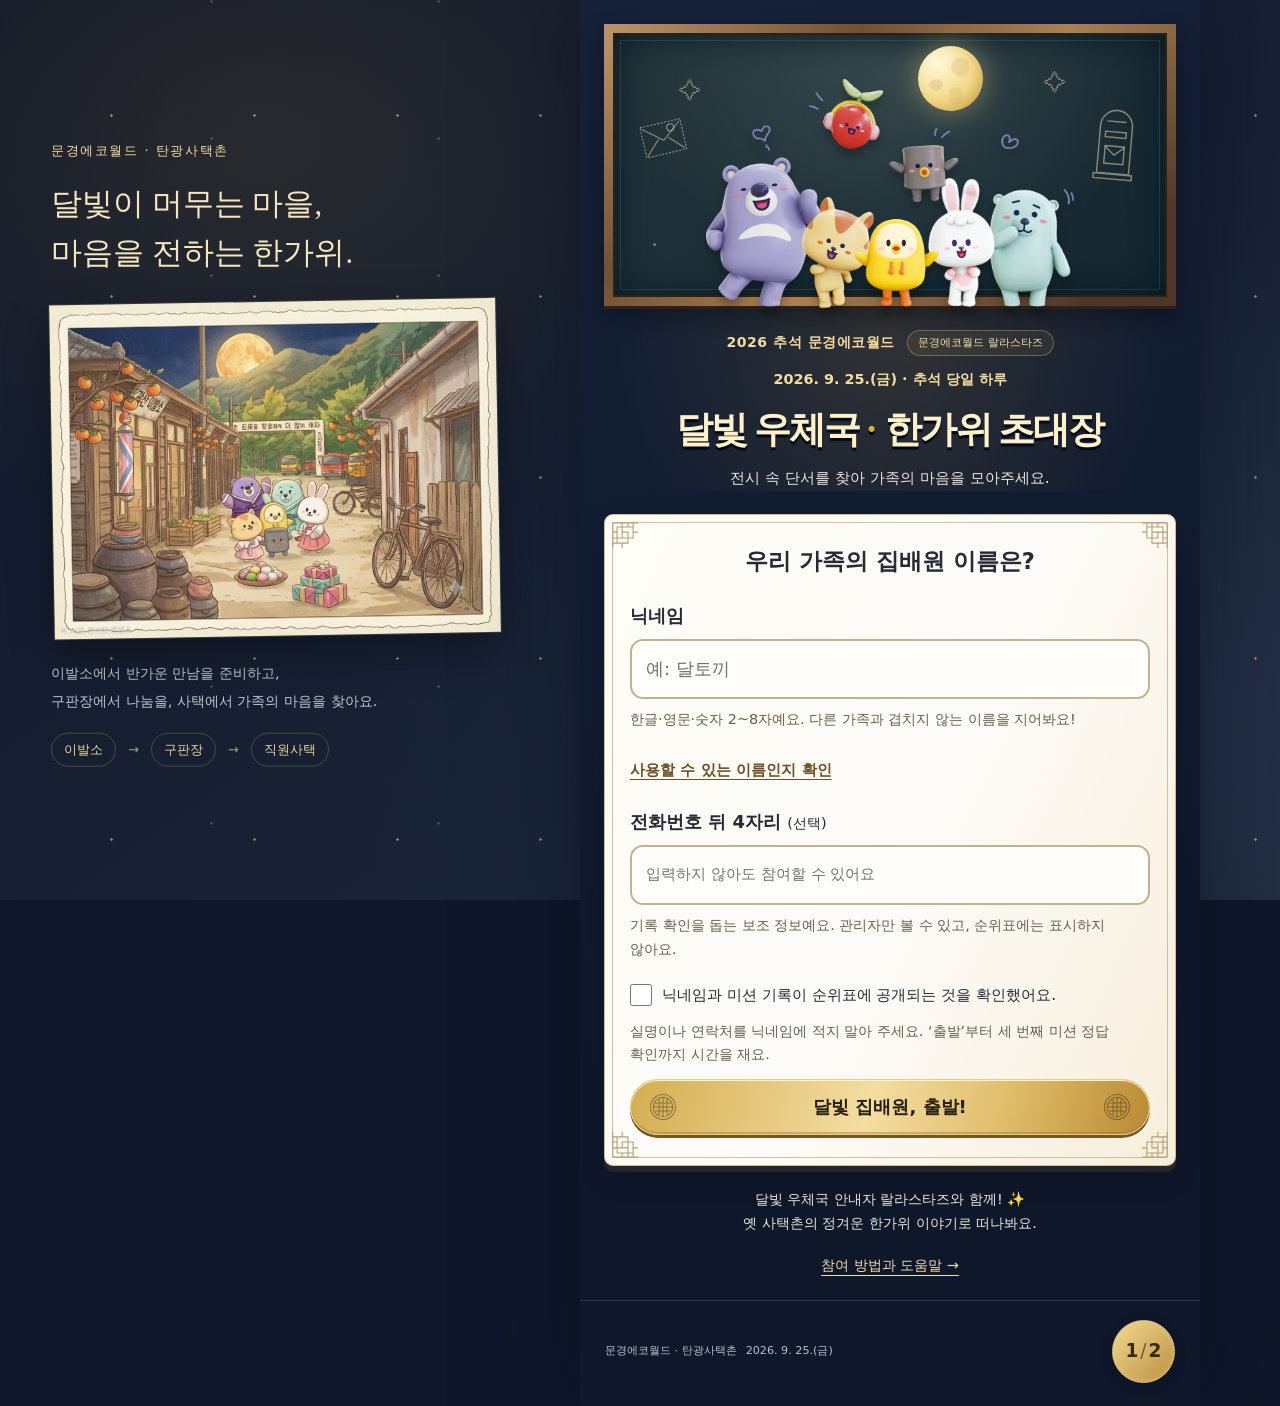
<file: index.html>
<!doctype html>
<html lang="ko">
<head>
  <meta charset="utf-8">
  <meta name="viewport" content="width=device-width,initial-scale=1">
  <meta name="theme-color" content="#0F172A">
  <title>달빛 우체국 · 한가위 초대장</title>
  <meta name="description" content="책자와 전시 단서를 비교하며 가족의 한가위 초대장을 완성하는 가족 참여형 웹 미션">
  <link rel="icon" href="data:image/svg+xml,%3Csvg xmlns='http://www.w3.org/2000/svg' viewBox='0 0 64 64'%3E%3Crect width='64' height='64' rx='14' fill='%23142740'/%3E%3Cpath d='M14 24h36v26H14z' fill='%23ffe9a6'/%3E%3Cpath d='m14 24 18 15 18-15' fill='none' stroke='%23142740' stroke-width='3'/%3E%3Ccircle cx='43' cy='14' r='7' fill='%23ffe9a6'/%3E%3C/svg%3E">
  <link rel="stylesheet" href="./styles.css"><link rel="stylesheet" href="./ranked.css">
<meta http-equiv="Content-Security-Policy" content="default-src 'self'; script-src 'self'; style-src 'self'; img-src 'self' data:; connect-src 'self' https://*.supabase.co; worker-src 'self'; object-src 'none'; base-uri 'self'; form-action 'none'">
</head>
<body><noscript><p class="network-note">웹 미션은 자바스크립트가 필요해요. 입구 직원에게 종이 책자를 받아주세요.</p></noscript>
  <a class="skip" href="#main">미션으로 바로가기</a>
  <aside class="desktop-note" aria-label="한가위 초대장 이야기">
    <span class="desktop-kicker">문경에코월드 · 탄광사택촌</span>
    <h2>달빛이 머무는 마을,<br>마음을 전하는 한가위.</h2>
    <figure class="village-frame"><img id="village-art" alt="보름달이 뜬 탄광사택촌에서 한가위를 맞이하는 랄라스타즈 일러스트"></figure>
    <p>이발소에서 반가운 만남을 준비하고,<br>구판장에서 나눔을, 사택에서 가족의 마음을 찾아요.</p>
    <div class="desktop-route"><span>이발소</span><i aria-hidden="true">→</i><span>구판장</span><i aria-hidden="true">→</i><span>직원사택</span></div>
  </aside>
  <div class="phone-shell">
    <header class="masthead">
      <a href="#home" id="brand" aria-label="배달길로"><span class="brand-seal" aria-hidden="true">✉</span><span class="brand-name">달빛 우체국<small>한가위 초대장</small></span></a>
      <button type="button" class="preview-badge" id="intro-preview">시작 화면</button>
    </header>
    <div id="network-note" class="network-note" role="status" hidden><span id="network-text"></span><button type="button" class="text-button" id="network-retry">다시 연결하기</button></div><div id="mission-timer" class="mission-timer" aria-live="off" hidden></div><main id="main" tabindex="-1"></main>
    <footer class="site-footer">
      <div class="review-meta"><span class="review-label">검토용 시제품</span><span data-review-address></span><time data-review-date></time></div>
      <span class="page-badge" id="intro-page-badge" aria-label="시작 및 안내 화면 2개 중 1번째">1<span aria-hidden="true">/</span>2</span>
      <button type="button" id="reset-button">처음부터 다시 보기</button>
    </footer>
  </div>
  <dialog id="help-dialog" class="help-dialog" aria-labelledby="help-title"></dialog>
  <dialog id="reset-dialog" aria-labelledby="reset-title"><h2 id="reset-title">처음부터 다시 볼까요?</h2><p>이 브라우저에 저장된 시제품 미션 기록이 지워집니다.</p><div class="dialog-buttons"><button type="button" id="reset-cancel" class="secondary">계속 이어가기</button><button type="button" id="reset-confirm" class="primary">기록 초기화</button></div></dialog>
  <script src="./config.js" defer></script>
  <script src="./data.js" defer></script>
  <script src="./answer-validation.js" defer></script>
  <script src="./server-api.js" defer></script>
  <script src="./ranked-session.js" defer></script>
  <script src="./app.js" defer></script>
  <script src="./boot.js" defer></script>
<dialog id="rank-dialog" class="rank-dialog" aria-labelledby="rank-title"><div class="rank-toolbar"><h2 id="rank-title">달빛 집배원 순위표</h2><button id="rank-close" type="button" aria-label="순위표 닫기">×</button></div><p id="rank-mine" class="rank-mine"></p><p class="format-note">세 미션을 마친 시간으로 정해요. 같은 초 기록이면 먼저 완료한 가족이 앞서요. 서두르지 말고 안전하게 걸어요!</p><div class="rank-scroll"><table class="rank-table"><thead><tr><th>순위</th><th>닉네임</th><th>소요 시간</th><th>완료 시각</th></tr></thead><tbody id="rank-rows"></tbody></table></div><p id="rank-status" class="rank-status" role="status"></p><button id="rank-refresh" class="secondary" type="button">순위 새로고침</button></dialog></body>
</html>
</file>
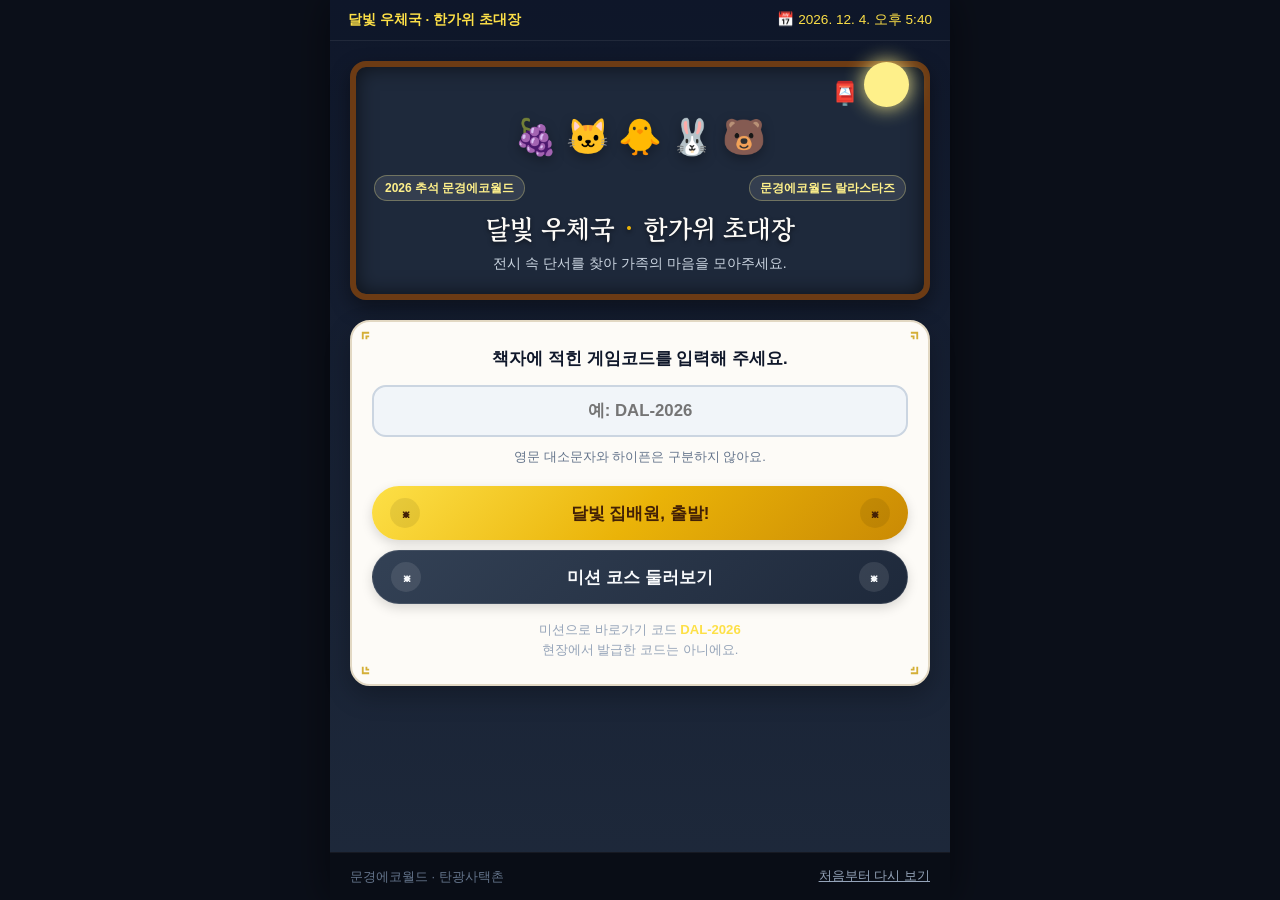
<file: !doctype html.html>
<!doctype html>
<html lang="ko">
<head>
  <meta charset="utf-8">
  <meta name="viewport" content="width=device-width,initial-scale=1">
  <meta name="theme-color" content="#0F172A">
  <title>달빛 우체국 · 한가위 초대장</title>
  <style>
    @import url('https://fonts.googleapis.com/css2?family=Gowun+Batang:wght@400;700&family=Pretendard:wght@400;600;800&display=swap');

    :root {
      --bg-gradient: linear-gradient(180deg, #0f172a 0%, #1e293b 100%);
      --card-cream: #fdfbf7;
      --card-border: #e2d8c3;
      --gold-primary: #eab308;
      --gold-dark: #b45309;
      --gold-gradient: linear-gradient(135deg, #fde047 0%, #eab308 50%, #ca8a04 100%);
      --indigo-gradient: linear-gradient(135deg, #334155 0%, #1e293b 100%);
      --text-main: #1e293b;
      --text-muted: #64748b;
      --wood-border: #6c3b14;
      --board-bg: #1e293b;
      --green: #15803d;
      --error: #b91c1c;
    }

    * { box-sizing: border-box; margin: 0; padding: 0; }
    body {
      background: #0b0f19;
      color: #f8fafc;
      font-family: 'Pretendard', sans-serif;
      line-height: 1.5;
      display: flex;
      justify-content: center;
      min-height: 100vh;
    }

    /* 모바일 쉘 컨테이너 */
    .phone-shell {
      width: min(100%, 620px);
      min-height: 100vh;
      background: var(--bg-gradient);
      position: relative;
      display: flex;
      flex-direction: column;
      box-shadow: 0 0 40px rgba(0,0,0,0.5);
    }

    /* 상단 날짜 및 상태 바 */
    .top-status-bar {
      display: flex;
      justify-content: space-between;
      align-items: center;
      padding: 10px 18px;
      background: rgba(15, 23, 42, 0.85);
      font-size: 0.85rem;
      color: #fde047;
      border-bottom: 1px solid rgba(255,255,255,0.08);
    }
    .top-status-bar a { color: inherit; text-decoration: none; font-weight: 700; }

    /* 메인 컨텐츠 영역 */
    main {
      flex: 1;
      padding: 20px 20px 80px;
      display: flex;
      flex-direction: column;
      gap: 20px;
    }

    /* 1. 히어로 영역 (칠판 & 나무 프레임) */
    .hero-board {
      background: var(--board-bg);
      border: 6px solid var(--wood-border);
      border-radius: 16px;
      padding: 16px 12px 20px;
      position: relative;
      box-shadow: inset 0 0 20px rgba(0,0,0,0.6), 0 8px 20px rgba(0,0,0,0.4);
      text-align: center;
    }

    /* 랄라스타즈 캐릭터 라인업 */
    .mascot-lineup {
      display: flex;
      justify-content: center;
      align-items: flex-end;
      gap: 8px;
      min-height: 80px;
      margin-bottom: 12px;
      position: relative;
    }
    .mascot-item { font-size: 2.2rem; filter: drop-shadow(0 4px 6px rgba(0,0,0,0.3)); }
    .moon-bg {
      position: absolute;
      top: -5px;
      right: 15px;
      width: 45px;
      height: 45px;
      background: #fef08a;
      border-radius: 50%;
      box-shadow: 0 0 20px #fef08a;
    }
    .postbox-obj {
      position: absolute;
      top: 10px;
      right: 65px;
      font-size: 1.4rem;
    }

    /* 상단 뱃지 */
    .badge-row {
      display: flex;
      justify-content: space-between;
      align-items: center;
      margin-bottom: 8px;
      padding: 0 6px;
    }
    .hero-badge {
      font-size: 0.75rem;
      font-weight: 600;
      color: #fef08a;
      background: rgba(255, 255, 255, 0.1);
      padding: 3px 10px;
      border-radius: 20px;
      border: 1px solid rgba(254, 240, 138, 0.3);
    }

    /* 메인 타이틀 */
    .hero-title {
      font-family: 'Gowun Batang', serif;
      font-size: 1.65rem;
      font-weight: 700;
      color: #fdfbf7;
      text-shadow: 0 2px 4px rgba(0,0,0,0.5);
      margin-bottom: 4px;
      word-break: keep-all;
    }
    .hero-title span { color: var(--gold-primary); }
    .hero-sub { font-size: 0.88rem; color: #cbd5e1; font-weight: 400; }

    /* 2. 한지 전통 코너 프레임 카드 */
    .hanji-card {
      background: var(--card-cream);
      border: 2px solid var(--card-border);
      border-radius: 20px;
      padding: 24px 20px;
      color: var(--text-main);
      position: relative;
      box-shadow: 0 10px 25px rgba(0,0,0,0.25);
    }

    /* 모서리 전통 문양 (SVG) */
    .trad-corner {
      position: absolute;
      width: 22px;
      height: 22px;
      color: #d4af37;
      pointer-events: none;
    }
    .corner-tl { top: 8px; left: 8px; }
    .corner-tr { top: 8px; right: 8px; transform: rotate(90deg); }
    .corner-bl { bottom: 8px; left: 8px; transform: rotate(-90deg); }
    .corner-br { bottom: 8px; right: 8px; transform: rotate(180deg); }

    /* 미션 입력 폼 & 컴포넌트 */
    .form-header { text-align: center; font-weight: 700; font-size: 1.05rem; color: #0f172a; margin-bottom: 14px; }
    .code-input, .mission-input {
      width: 100%;
      height: 52px;
      background: #f1f5f9;
      border: 2px solid #cbd5e1;
      border-radius: 14px;
      padding: 0 16px;
      font-size: 1.05rem;
      font-weight: 600;
      color: #334155;
      margin-bottom: 10px;
      outline: none;
      transition: all 0.2s;
    }
    .code-input { text-align: center; }
    .code-input:focus, .mission-input:focus {
      border-color: var(--gold-dark);
      background: #fff;
      box-shadow: 0 0 0 3px rgba(234, 179, 8, 0.2);
    }
    .input-notice { text-align: center; font-size: 0.8rem; color: var(--text-muted); margin-bottom: 20px; }

    /* CTA 버튼 스타일 */
    .btn-group { display: flex; flex-direction: column; gap: 10px; }
    .btn-trad {
      width: 100%;
      height: 54px;
      border-radius: 9999px;
      border: none;
      font-size: 1.05rem;
      font-weight: 800;
      display: flex;
      align-items: center;
      justify-content: space-between;
      padding: 0 18px;
      cursor: pointer;
      box-shadow: 0 4px 12px rgba(0,0,0,0.15);
      transition: transform 0.1s ease, filter 0.2s;
    }
    .btn-trad:active { transform: scale(0.98); }
    .btn-gold { background: var(--gold-gradient); color: #422006; }
    .btn-indigo { background: var(--indigo-gradient); color: #f8fafc; border: 1px solid rgba(255,255,255,0.1); }
    .btn-icon-badge {
      width: 30px;
      height: 30px;
      border-radius: 50%;
      background: rgba(0,0,0,0.08);
      display: flex;
      align-items: center;
      justify-content: center;
      font-size: 0.85rem;
    }
    .btn-indigo .btn-icon-badge { background: rgba(255,255,255,0.1); }

    /* 코스 선택 카드 (Routes) */
    .route-card {
      background: #fff;
      border: 2px solid var(--card-border);
      border-radius: 14px;
      margin-bottom: 12px;
      padding: 16px 18px;
      transition: all 0.2s;
    }
    .route-card.unlocked { cursor: pointer; }
    .route-card.unlocked:hover { border-color: var(--gold-dark); transform: translateY(-2px); box-shadow: 0 4px 12px rgba(0,0,0,0.08); }
    .route-card.locked { opacity: 0.65; background: #f1f5f9; cursor: not-allowed; }
    .route-header { display: flex; justify-content: space-between; align-items: center; margin-bottom: 6px; }
    .route-title { font-weight: 800; font-size: 1.05rem; color: #0f172a; }
    .status-badge { font-size: 0.75rem; padding: 3px 10px; border-radius: 20px; font-weight: bold; }
    .status-badge.completed { background: #dcfce7; color: #15803d; }
    .status-badge.available { background: #fef9c3; color: #a16207; }
    .status-badge.locked { background: #e2e8f0; color: #64748b; }

    /* 객관식 선택 버튼 */
    .choice-group { display: flex; flex-direction: column; gap: 10px; margin: 16px 0; }
    .choice-btn {
      background: #fff;
      border: 2px solid #cbd5e1;
      padding: 14px 16px;
      border-radius: 12px;
      text-align: left;
      font-weight: 600;
      color: #1e293b;
      cursor: pointer;
      transition: all 0.2s;
    }
    .choice-btn:hover { border-color: var(--gold-dark); background: #fefce8; }
    .choice-btn.selected { border-color: #0f172a; background: #0f172a; color: #fde047; }

    /* 피드백 & 힌트 */
    .feedback { padding: 12px 16px; border-radius: 10px; margin: 12px 0; font-size: 0.9rem; font-weight: 700; display: none; }
    .feedback.error { display: block; background: #fee2e2; color: var(--error); border: 1px solid #fca5a5; }
    .feedback.success { display: block; background: #dcfce7; color: var(--green); border: 1px solid #86efac; }
    .hint-box { background: #fefce8; border: 1px dashed var(--gold-dark); padding: 14px; border-radius: 12px; margin-top: 12px; font-size: 0.88rem; color: #78350f; }

    /* 스탬프 도장 UI */
    .stamp-box {
      margin: 20px auto;
      width: 170px;
      min-height: 180px;
      border: 3px dashed var(--gold-dark);
      border-radius: 20px;
      background: #fefce8;
      display: flex;
      flex-direction: column;
      align-items: center;
      justify-content: center;
      padding: 16px;
      text-align: center;
      box-shadow: inset 0 0 15px rgba(234, 179, 8, 0.15);
    }
    .stamp-icon { font-size: 3.2rem; margin-bottom: 6px; }
    .stamp-title { font-weight: 800; font-size: 1.05rem; color: #0f172a; }

    /* 완성된 초대장 스티커 그룹 */
    .sticker-row { display: grid; grid-template-columns: repeat(3, 1fr); gap: 10px; margin: 20px 0; }
    .sticker-item {
      background: #fff;
      border: 1px dashed var(--card-border);
      border-radius: 12px;
      padding: 12px 6px;
      text-align: center;
      font-size: 0.8rem;
      font-weight: 700;
      min-height: 85px;
      display: flex;
      flex-direction: column;
      align-items: center;
      justify-content: center;
    }
    .sticker-item.active { border: 2px solid var(--gold-dark); background: #fefce8; color: #78350f; }
    .sticker-item .icon { font-size: 1.8rem; margin-bottom: 4px; }

    /* 하단 레퍼런스 및 푸터 */
    .ref-text-box { margin-top: 16px; text-align: center; font-size: 0.82rem; color: #94a3b8; }
    .ref-text-box strong { color: #fde047; }
    
    .site-footer {
      padding: 14px 20px;
      background: #090d16;
      display: flex;
      justify-content: space-between;
      align-items: center;
      font-size: 0.8rem;
      color: #64748b;
      border-top: 1px solid rgba(255,255,255,0.05);
    }
    .btn-reset { background: none; border: none; color: #94a3b8; text-decoration: underline; cursor: pointer; }

    /* 다이얼로그 모달 */
    dialog { border: none; border-radius: 20px; padding: 24px; max-width: 440px; width: 90%; background: var(--card-cream); color: var(--text-main); margin: auto; box-shadow: 0 20px 30px rgba(0,0,0,0.5); }
    dialog::backdrop { background: rgba(15, 23, 42, 0.75); }
    .dialog-btns { display: flex; gap: 10px; margin-top: 20px; }

    .btn-text-back { background: none; border: none; color: var(--text-muted); font-weight: 700; font-size: 0.9rem; cursor: pointer; padding: 4px 0; }
  </style>
</head>
<body>

  <div class="phone-shell">
    <!-- 상단 날짜 및 브랜드 헤더 -->
    <header class="top-status-bar">
      <a href="#" id="brand-link">달빛 우체국 · 한가위 초대장</a>
      <span id="current-date-time">2026. 9. 20. 오전 11:00</span>
    </header>

    <!-- 동적 미션 화면 출력 영역 -->
    <main id="main-content">
      <!-- JavaScript dynamic view rendering -->
    </main>

    <!-- 하단 푸터 -->
    <footer class="site-footer">
      <span>문경에코월드 · 탄광사택촌</span>
      <button type="button" id="reset-button" class="btn-reset">처음부터 다시 보기</button>
    </footer>
  </div>

  <!-- 초기화 모달 다이얼로그 -->
  <dialog id="reset-dialog">
    <h3 style="font-size: 1.2rem; font-weight: 800; color: #0f172a; margin-bottom: 8px;">처음부터 다시 볼까요?</h3>
    <p style="font-size: 0.9rem; color: #64748b;">이 기기에 저장된 미션 수행 기록이 초기화됩니다.</p>
    <div class="dialog-btns">
      <button type="button" id="reset-cancel" class="btn-trad btn-indigo" style="height: 44px; font-size: 0.95rem; justify-content: center;">계속 이어서 하기</button>
      <button type="button" id="reset-confirm" class="btn-trad btn-gold" style="height: 44px; font-size: 0.95rem; justify-content: center;">기록 초기화</button>
    </div>
  </dialog>

  <script>
    // 1. 미션 데이터 (첨부파일 gemini-code 기반)
    const MOON_MISSIONS = [
      {
        id: 1,
        title: "1코스: 탄광사택촌 탐방",
        subtitle: "옛 은성광업소 사택에서 발견된 암호",
        type: "text",
        question: "탄광사택촌 입구 현판에 적힌 과거 이 지역 광산의 이름을 입력하세요.",
        placeholder: "예: 은성광업소",
        answers: ["은성광업소", "은성탄광", "은성"],
        hint: "문경에코월드 석탄박물관 부지에 위치했던 역사적인 탄광 명칭입니다. '은성' 두 글자가 포함됩니다.",
        stampName: "탄광의 기억",
        stampIcon: "🪵"
      },
      {
        id: 2,
        title: "2코스: 한가위 단서 찾기",
        subtitle: "사택 내부 상차림 단서 비교",
        type: "choice",
        question: "한가위 상차림 전시에서 발견한 가을 결실 중 '달빛의 풍요'를 상징하는 과일은 무엇일까요?",
        options: ["1. 붉게 익은 감", "2. 싱싱한 사과", "3. 고소한 밤", "4. 탐스러운 대추"],
        correctIndex: 0,
        hint: "주황색으로 익어가는 가을의 대표 과실로 사택 뜰 앞 나무에도 걸려있습니다.",
        stampName: "한가위 결실",
        stampIcon: "柿"
      },
      {
        id: 3,
        title: "3코스: 초대장 완성",
        subtitle: "달빛 우체국 최종 암호 조합",
        type: "text",
        question: "우체통 옆 초대장의 마지막 빈칸에 들어갈 단어는 무엇일까요? '풍성한 (     ) 아래 온 가족이 모여라!'",
        placeholder: "예: 보름달",
        answers: ["보름달", "달님", "한가위보름달"],
        hint: "추석 밤하늘을 밝게 비추는 가장 크고 둥근 달입니다.",
        stampName: "달빛 초대장",
        stampIcon: "🌕"
      }
    ];

    // 2. 상태 관리 (Local Storage 동기화)
    const STORAGE_KEY = 'moon_post_office_progress_2026';
    let state = {
      view: 'home', // 'home' | 'routes' | 'mission' | 'stamp' | 'complete'
      currentMissionId: 1,
      completedMissions: [],
      selectedChoice: null
    };

    function loadState() {
      try {
        const saved = localStorage.getItem(STORAGE_KEY);
        if (saved) {
          const parsed = JSON.parse(saved);
          state.completedMissions = parsed.completedMissions || [];
        }
      } catch (e) {
        console.error("스토리지 로드 오류", e);
      }
    }

    function saveState() {
      try {
        localStorage.setItem(STORAGE_KEY, JSON.stringify({
          completedMissions: state.completedMissions
        }));
      } catch (e) {
        console.error("스토리지 저장 오류", e);
      }
    }

    const mainEl = document.getElementById('main-content');

    function navigateTo(view, params = {}) {
      state.view = view;
      if (params.missionId) state.currentMissionId = params.missionId;
      state.selectedChoice = null;
      render();
      window.scrollTo({ top: 0, behavior: 'smooth' });
    }

    // 모서리 전통 문양 SVG 공통 템플릿
    const TRAD_CORNERS_SVG = `
      <svg class="trad-corner corner-tl" viewBox="0 0 24 24" fill="currentColor"><path d="M2 2h8v2H4v6H2V2zm4 4h4v2H8v2H6V6z"/></svg>
      <svg class="trad-corner corner-tr" viewBox="0 0 24 24" fill="currentColor"><path d="M2 2h8v2H4v6H2V2zm4 4h4v2H8v2H6V6z"/></svg>
      <svg class="trad-corner corner-bl" viewBox="0 0 24 24" fill="currentColor"><path d="M2 2h8v2H4v6H2V2zm4 4h4v2H8v2H6V6z"/></svg>
      <svg class="trad-corner corner-br" viewBox="0 0 24 24" fill="currentColor"><path d="M2 2h8v2H4v6H2V2zm4 4h4v2H8v2H6V6z"/></svg>
    `;

    // 3. 화면 렌더링 로직
    function render() {
      switch (state.view) {
        case 'home': renderHome(); break;
        case 'routes': renderRoutes(); break;
        case 'mission': renderMission(state.currentMissionId); break;
        case 'stamp': renderStamp(state.currentMissionId); break;
        case 'complete': renderComplete(); break;
        default: renderHome();
      }
    }

    /* --- [1] 메인 홈 (Hero + 코드 입력 폼) --- */
    function renderHome() {
      const hasProgress = state.completedMissions.length > 0;

      mainEl.innerHTML = `
        <div class="hero-board">
          <div class="moon-bg"></div>
          <div class="postbox-obj">📮</div>
          <div class="mascot-lineup">
            <span class="mascot-item">🍇</span>
            <span class="mascot-item">🐱</span>
            <span class="mascot-item">🐥</span>
            <span class="mascot-item">🐰</span>
            <span class="mascot-item">🐻</span>
          </div>
          <div class="badge-row">
            <span class="hero-badge">2026 추석 문경에코월드</span>
            <span class="hero-badge">문경에코월드 랄라스타즈</span>
          </div>
          <h1 class="hero-title">달빛 우체국 <span>·</span> 한가위 초대장</h1>
          <p class="hero-sub">전시 속 단서를 찾아 가족의 마음을 모아주세요.</p>
        </div>

        <div class="hanji-card">
          ${TRAD_CORNERS_SVG}
          <div class="form-header">책자에 적힌 게임코드를 입력해 주세요.</div>
          <input type="text" id="code-input" class="code-input" placeholder="예: DAL-2026" spellcheck="false" />
          <div class="input-notice">영문 대소문자와 하이픈은 구분하지 않아요.</div>

          <div class="btn-group">
            <button type="button" id="btn-submit-code" class="btn-trad btn-gold">
              <span class="btn-icon-badge">☸</span>
              <span>달빛 집배원, 출발!</span>
              <span class="btn-icon-badge">☸</span>
            </button>
            <button type="button" id="btn-start-direct" class="btn-trad btn-indigo">
              <span class="btn-icon-badge">☸</span>
              <span>${hasProgress ? '이어서 미션 수행하기' : '미션 코스 둘러보기'}</span>
              <span class="btn-icon-badge">☸</span>
            </button>
          </div>

          <div class="ref-text-box">
            미션으로 바로가기 코드 <strong>DAL-2026</strong><br>
            현장에서 발급한 코드는 아니에요.
          </div>
        </div>
      `;

      // '달빛 집배원, 출발!' 클릭 시 (코드 검증 후 코스 선택/미션지로 이동)
      document.getElementById('btn-submit-code').addEventListener('click', () => {
        const input = document.getElementById('code-input');
        const rawVal = input.value.trim();
        const cleanVal = rawVal.replace(/-/g, '').toUpperCase();

        if (!rawVal) {
          alert('미션 코드를 입력해 주세요. (예: DAL-2026)');
          input.focus();
          return;
        }

        alert(`[${rawVal}] 코드가 확인되었습니다!\n달빛 집배원 미션을 시작합니다.`);
        navigateTo('routes');
      });

      // '미션 코스 둘러보기 / 이어서 하기' 클릭 시
      document.getElementById('btn-start-direct').addEventListener('click', () => {
        navigateTo('routes');
      });
    }

    /* --- [2] 미션 코스 선택 화면 --- */
    function renderRoutes() {
      const allCompleted = MOON_MISSIONS.every(m => state.completedMissions.includes(m.id));

      let cardsHtml = MOON_MISSIONS.map((m, index) => {
        const isCompleted = state.completedMissions.includes(m.id);
        const isUnlocked = index === 0 || state.completedMissions.includes(MOON_MISSIONS[index - 1].id);
        
        let statusTag = `<span class="status-badge locked">잠김</span>`;
        if (isCompleted) statusTag = `<span class="status-badge completed">완료됨</span>`;
        else if (isUnlocked) statusTag = `<span class="status-badge available">도전 가능</span>`;

        return `
          <div class="route-card ${isUnlocked ? 'unlocked' : 'locked'}" data-id="${m.id}" data-unlocked="${isUnlocked}">
            <div class="route-header">
              <span class="route-title">${m.title}</span>
              ${statusTag}
            </div>
            <div style="font-size: 0.88rem; color: var(--text-muted);">${m.subtitle}</div>
          </div>
        `;
      }).join('');

      mainEl.innerHTML = `
        <div class="hanji-card">
          ${TRAD_CORNERS_SVG}
          <div style="display: flex; justify-content: space-between; align-items: center; margin-bottom: 14px;">
            <button type="button" class="btn-text-back" id="back-home-btn">← 메인 홈으로</button>
            <span style="font-size: 0.82rem; font-weight: 700; color: var(--gold-dark);">달빛 탐방 코스</span>
          </div>
          <h2 style="font-family: 'Gowun Batang', serif; font-size: 1.4rem; color: #0f172a; margin-bottom: 6px;">미션 코스 선택</h2>
          <p style="font-size: 0.88rem; color: var(--text-muted); margin-bottom: 18px;">순서대로 코스를 탐방하며 스탬프를 획득하세요.</p>

          <div class="route-list">${cardsHtml}</div>

          ${allCompleted ? `
            <div style="margin-top: 18px;">
              <button type="button" class="btn-trad btn-gold" id="view-complete-btn" style="justify-content: center;">
                <span>🎉 완성된 초대장 확인하기</span>
              </button>
            </div>
          ` : ''}
        </div>
      `;

      document.getElementById('back-home-btn').addEventListener('click', () => navigateTo('home'));

      document.querySelectorAll('.route-card.unlocked').forEach(card => {
        card.addEventListener('click', () => {
          const id = parseInt(card.getAttribute('data-id'), 10);
          navigateTo('mission', { missionId: id });
        });
      });

      if (allCompleted) {
        document.getElementById('view-complete-btn').addEventListener('click', () => navigateTo('complete'));
      }
    }

    /* --- [3] 미션지 문제 풀이 화면 --- */
    function renderMission(id) {
      const mission = MOON_MISSIONS.find(m => m.id === id);
      if (!mission) return navigateTo('routes');

      let inputFormHtml = '';
      if (mission.type === 'text') {
        inputFormHtml = `
          <input type="text" id="mission-input" class="mission-input" placeholder="${mission.placeholder}" autocomplete="off" />
        `;
      } else if (mission.type === 'choice') {
        inputFormHtml = `
          <div class="choice-group">
            ${mission.options.map((opt, i) => `
              <button type="button" class="choice-btn" data-index="${i}">${opt}</button>
            `).join('')}
          </div>
        `;
      }

      mainEl.innerHTML = `
        <div class="hanji-card">
          ${TRAD_CORNERS_SVG}
          <div style="display: flex; justify-content: space-between; align-items: center; margin-bottom: 12px;">
            <button type="button" class="btn-text-back" id="back-routes-btn">← 코스 목록</button>
            <span style="font-size: 0.85rem; font-weight: 800; color: var(--gold-dark);">${mission.id} / ${MOON_MISSIONS.length} 단계</span>
          </div>

          <h2 style="font-family: 'Gowun Batang', serif; font-size: 1.35rem; color: #0f172a; margin-bottom: 6px;">${mission.title}</h2>
          <p style="font-size: 0.98rem; font-weight: 700; color: #334155; margin-bottom: 18px;">${mission.question}</p>

          <form id="mission-form" onsubmit="return false;">
            ${inputFormHtml}
            <div id="feedback-msg" class="feedback"></div>
            <button type="submit" class="btn-trad btn-gold" style="justify-content: center; margin-top: 10px;">
              <span>정답 제출하기</span>
            </button>
          </form>

          <div style="margin-top: 18px; text-align: center;">
            <button type="button" class="btn-text-back" id="toggle-hint-btn" style="color: var(--gold-dark);">💡 힌트가 필요한가요?</button>
            <div id="hint-container" class="hint-box" style="display: none;">
              ${mission.hint}
            </div>
          </div>
        </div>
      `;

      document.getElementById('back-routes-btn').addEventListener('click', () => navigateTo('routes'));

      if (mission.type === 'choice') {
        const choiceBtns = document.querySelectorAll('.choice-btn');
        choiceBtns.forEach(btn => {
          btn.addEventListener('click', () => {
            choiceBtns.forEach(b => b.classList.remove('selected'));
            btn.classList.add('selected');
            state.selectedChoice = parseInt(btn.getAttribute('data-index'), 10);
          });
        });
      }

      const hintBtn = document.getElementById('toggle-hint-btn');
      const hintBox = document.getElementById('hint-container');
      hintBtn.addEventListener('click', () => {
        hintBox.style.display = hintBox.style.display === 'none' ? 'block' : 'none';
      });

      document.getElementById('mission-form').addEventListener('submit', (e) => {
        e.preventDefault();
        validateAnswer(mission);
      });
    }

    /* --- 정답 검증 로직 --- */
    function validateAnswer(mission) {
      const feedbackEl = document.getElementById('feedback-msg');
      let isCorrect = false;

      if (mission.type === 'text') {
        const inputEl = document.getElementById('mission-input');
        const userVal = inputEl.value.trim().replace(/\s+/g, '');
        if (!userVal) {
          showFeedback(feedbackEl, 'error', '정답을 입력해 주세요.');
          return;
        }
        isCorrect = mission.answers.some(ans => ans.replace(/\s+/g, '') === userVal);
      } else if (mission.type === 'choice') {
        if (state.selectedChoice === null) {
          showFeedback(feedbackEl, 'error', '보기 중 하나를 선택해 주세요.');
          return;
        }
        isCorrect = (state.selectedChoice === mission.correctIndex);
      }

      if (isCorrect) {
        if (!state.completedMissions.includes(mission.id)) {
          state.completedMissions.push(mission.id);
          saveState();
        }
        navigateTo('stamp', { missionId: mission.id });
      } else {
        showFeedback(feedbackEl, 'error', '아쉽게도 정답이 아닙니다. 현장 단서나 힌트를 다시 확인해보세요!');
      }
    }

    function showFeedback(el, type, text) {
      el.className = `feedback ${type}`;
      el.textContent = text;
    }

    /* --- [4] 스탬프 획득 성공 화면 --- */
    function renderStamp(id) {
      const mission = MOON_MISSIONS.find(m => m.id === id);
      const isLast = mission.id === MOON_MISSIONS.length;

      mainEl.innerHTML = `
        <div class="hanji-card" style="text-align: center;">
          ${TRAD_CORNERS_SVG}
          <h2 style="font-family: 'Gowun Batang', serif; font-size: 1.5rem; color: var(--green); margin-bottom: 4px;">🎉 미션 성공!</h2>
          <p style="font-size: 0.9rem; color: var(--text-muted);">${mission.title} 스탬프를 획득했습니다.</p>

          <div class="stamp-box">
            <div class="stamp-icon">${mission.stampIcon}</div>
            <div class="stamp-title">${mission.stampName}</div>
            <span style="font-size: 0.75rem; color: var(--gold-dark); margin-top: 4px; font-weight: 700;">문경에코월드 인증</span>
          </div>

          <button type="button" id="next-btn" class="btn-trad btn-gold" style="justify-content: center; margin-top: 10px;">
            <span>${isLast ? '🎉 초대장 완성하러 가기' : '다음 코스로 이동'}</span>
          </button>
        </div>
      `;

      document.getElementById('next-btn').addEventListener('click', () => {
        navigateTo(isLast ? 'complete' : 'routes');
      });
    }

    /* --- [5] 최종 완주 및 한가위 초대장 카드 --- */
    function renderComplete() {
      const stickersHtml = MOON_MISSIONS.map(m => {
        const isDone = state.completedMissions.includes(m.id);
        return `
          <div class="sticker-item ${isDone ? 'active' : ''}">
            <div class="icon">${isDone ? m.stampIcon : '❓'}</div>
            <div>${m.stampName}</div>
          </div>
        `;
      }).join('');

      mainEl.innerHTML = `
        <div class="hanji-card">
          ${TRAD_CORNERS_SVG}
          <div style="text-align: center; margin-bottom: 16px;">
            <span style="font-size: 0.82rem; color: var(--gold-dark); font-weight: 800;">2026 한가위 특별 미션</span>
            <h2 style="font-family: 'Gowun Batang', serif; font-size: 1.5rem; color: #0f172a; margin-top: 2px;">한가위 초대장 완성</h2>
          </div>

          <div style="background: #fff; border: 2px solid var(--gold-primary); border-radius: 16px; padding: 20px; text-align: center; margin-bottom: 16px;">
            <p style="font-size: 1rem; line-height: 1.65; color: #1e293b; word-break: keep-all;">
              "달빛 우체국에서 보낸 온정이 문경 탄광사택촌에 환히 밝았습니다. 풍성한 <strong style="color: var(--gold-dark);">보름달</strong> 아래, 우리가족 모두의 건강과 행복을 기원합니다."
            </p>
            <div style="text-align: right; font-size: 0.82rem; color: var(--text-muted); margin-top: 12px;">
              - 문경에코월드 달빛 우체국 드림 -
            </div>
          </div>

          <div style="font-weight: 800; font-size: 0.95rem; color: #0f172a;">수집한 달빛 스탬프</div>
          <div class="sticker-row">${stickersHtml}</div>

          <div class="btn-group">
            <button type="button" id="share-btn" class="btn-trad btn-gold" style="justify-content: center;">
              <span>초대장 완주 축하하기</span>
            </button>
            <button type="button" id="home-btn" class="btn-trad btn-indigo" style="justify-content: center;">
              <span>메인으로 돌아가기</span>
            </button>
          </div>
        </div>
      `;

      document.getElementById('share-btn').addEventListener('click', () => {
        alert("한가위 초대장이 완성되었습니다!\n가족 및 지인과 함께 문경에코월드를 즐겨보세요.");
      });
      document.getElementById('home-btn').addEventListener('click', () => navigateTo('home'));
    }

    // 4. 초기화 다이얼로그 모달 제어
    const resetBtn = document.getElementById('reset-button');
    const resetDialog = document.getElementById('reset-dialog');
    const resetCancel = document.getElementById('reset-cancel');
    const resetConfirm = document.getElementById('reset-confirm');

    resetBtn.addEventListener('click', () => resetDialog.showModal());
    resetCancel.addEventListener('click', () => resetDialog.close());
    resetConfirm.addEventListener('click', () => {
      localStorage.removeItem(STORAGE_KEY);
      state.completedMissions = [];
      resetDialog.close();
      navigateTo('home');
    });

    document.getElementById('brand-link').addEventListener('click', (e) => {
      e.preventDefault();
      navigateTo('home');
    });

    // 상단 실시간 시간 업데이트
    function updateDateTime() {
      const now = new Date();
      const year = now.getFullYear();
      const month = now.getMonth() + 1;
      const date = now.getDate();
      let hours = now.getHours();
      const minutes = now.getMinutes().toString().padStart(2, '0');
      const ampm = hours >= 12 ? '오후' : '오전';
      hours = hours % 12 || 12;
      
      const timeStr = `📅 ${year}. ${month}. ${date}. ${ampm} ${hours}:${minutes}`;
      document.getElementById('current-date-time').textContent = timeStr;
    }

    // 초기화 실행
    updateDateTime();
    loadState();
    render();
  </script>
</body>
</html>
</file>
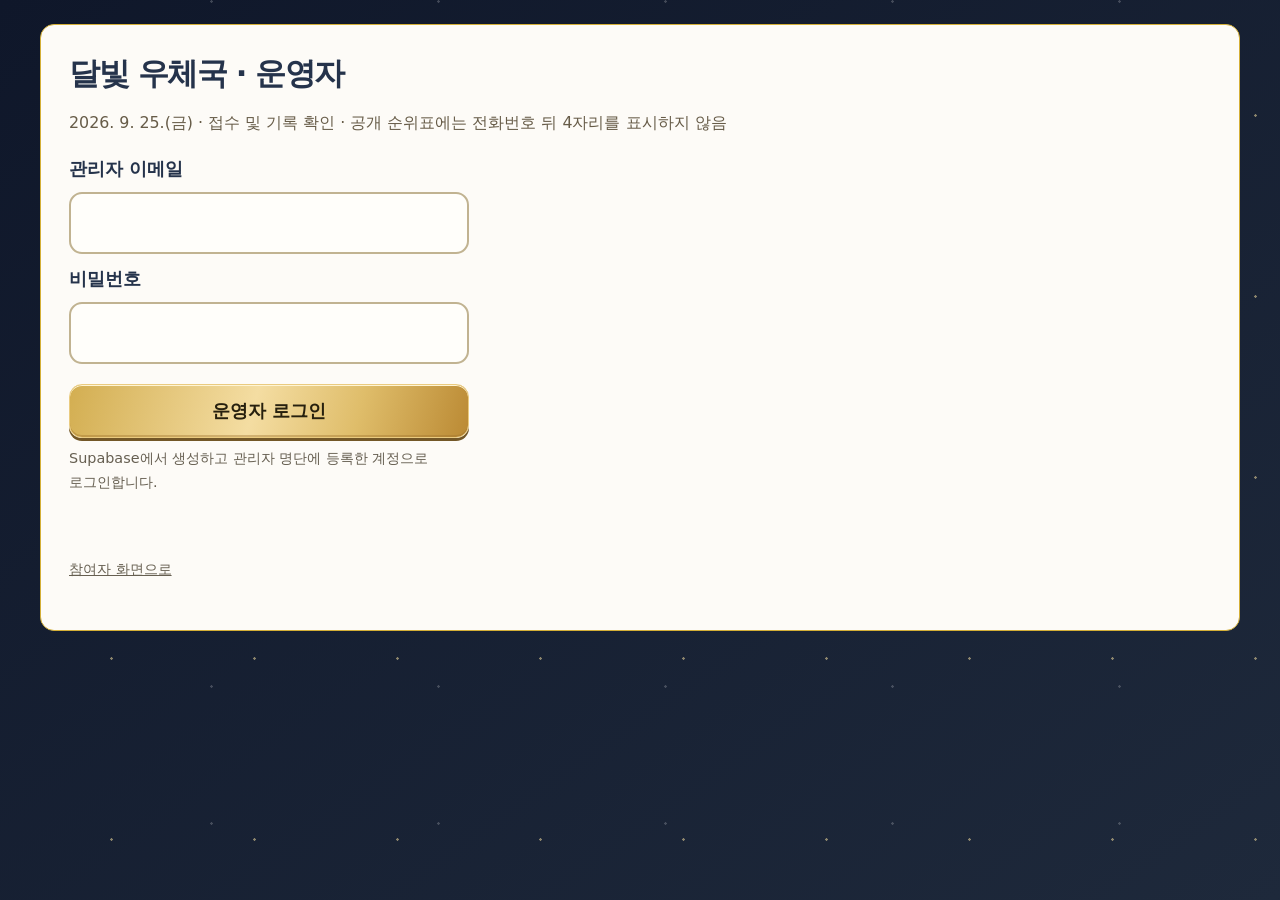
<file: admin.html>
<!doctype html>
<html lang="ko"><head><meta charset="utf-8"><meta name="viewport" content="width=device-width,initial-scale=1"><meta name="robots" content="noindex,nofollow"><title>달빛 우체국 · 운영자</title><link rel="stylesheet" href="./styles.css"><link rel="stylesheet" href="./ranked.css"><meta http-equiv="Content-Security-Policy" content="default-src 'self'; script-src 'self'; style-src 'self'; img-src 'self' data:; connect-src 'self' https://*.supabase.co; worker-src 'self'; object-src 'none'; base-uri 'self'; form-action 'none'"></head>
<body class="admin-body"><main class="admin-shell">
<h1>달빛 우체국 · 운영자</h1><p class="admin-intro">2026. 9. 25.(금) · 접수 및 기록 확인 · 공개 순위표에는 전화번호 뒤 4자리를 표시하지 않음</p>
<form id="admin-login" class="admin-login"><label for="admin-email" class="field-label">관리자 이메일</label><input id="admin-email" class="input" type="email" autocomplete="username" required><label for="admin-password" class="field-label">비밀번호</label><input id="admin-password" class="input" type="password" autocomplete="current-password" required><div class="button-stack"><button type="submit" class="primary">운영자 로그인</button></div><p class="format-note">Supabase에서 생성하고 관리자 명단에 등록한 계정으로 로그인합니다.</p></form>
<p id="admin-status" class="admin-alert" role="status" aria-live="polite"></p>
<section id="admin-console" hidden aria-label="참여 기록 관리">
<div id="admin-summary" class="admin-summary"></div>
<div class="admin-actions"><button id="entries-toggle" class="primary">접수 상태 확인</button><button id="admin-refresh" class="secondary">지금 새로고침</button><button id="export-csv" class="secondary">CSV 내려받기 (엑셀용)</button><button id="admin-logout" class="text-button">로그아웃</button></div>
<label class="export-choice"><input type="checkbox" id="export-private">내보내기에 전화번호 뒤 4자리 포함</label>
<p class="format-note">10초마다 갱신합니다. 접수 마감 후에도 이미 시작한 가족은 미션을 계속할 수 있습니다. 삭제는 순위 제외 방식이며 복구할 수 있습니다. 기념품 지급은 책자·지급대장으로 별도 확인합니다.</p>
<label class="field-label" for="admin-search">닉네임으로 찾기</label><input id="admin-search" class="input" type="search" placeholder="찾을 닉네임 입력" autocomplete="off">
<div class="rank-scroll"><table class="admin-table"><caption>전체 참여자 · 최근 시작 순</caption><thead><tr><th>닉네임</th><th>뒤 4자리</th><th>순위</th><th>소요 시간</th><th>시작 시각</th><th>완료 시각</th><th>미션</th><th>초대장</th><th>기록 관리</th></tr></thead><tbody id="admin-rows"></tbody></table></div>
</section><p class="format-note"><a href="./index.html">참여자 화면으로</a></p>
</main><script src="./config.js" defer></script><script src="./server-api.js" defer></script><script src="./admin.js" defer></script></body></html>
</file>
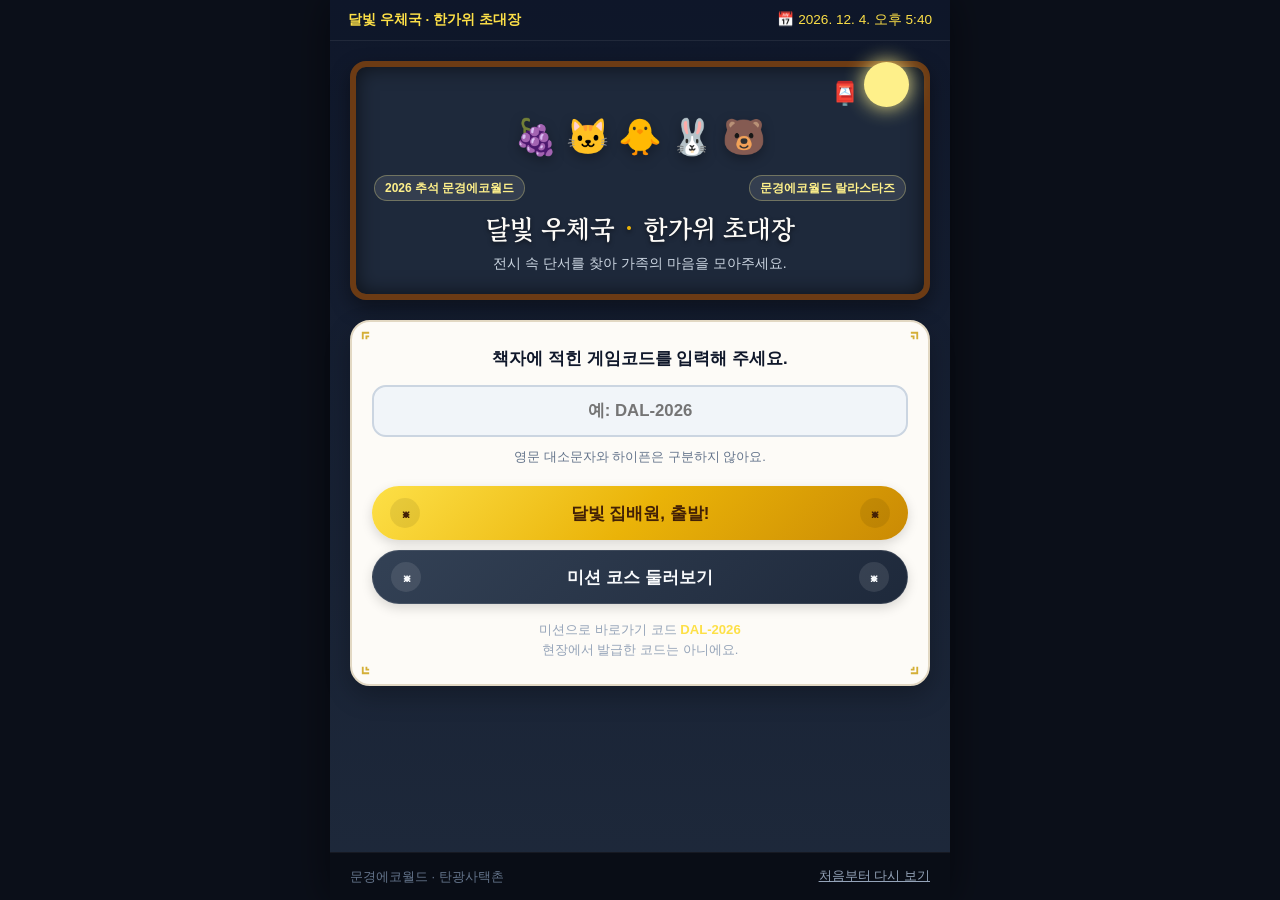
<file: index_시제품1.html>
<!doctype html>
<html lang="ko">
<head>
  <meta charset="utf-8">
  <meta name="viewport" content="width=device-width,initial-scale=1">
  <meta name="theme-color" content="#0F172A">
  <title>달빛 우체국 · 한가위 초대장</title>
  <style>
    @import url('https://fonts.googleapis.com/css2?family=Gowun+Batang:wght@400;700&family=Pretendard:wght@400;600;800&display=swap');

    :root {
      --bg-gradient: linear-gradient(180deg, #0f172a 0%, #1e293b 100%);
      --card-cream: #fdfbf7;
      --card-border: #e2d8c3;
      --gold-primary: #eab308;
      --gold-dark: #b45309;
      --gold-gradient: linear-gradient(135deg, #fde047 0%, #eab308 50%, #ca8a04 100%);
      --indigo-gradient: linear-gradient(135deg, #334155 0%, #1e293b 100%);
      --text-main: #1e293b;
      --text-muted: #64748b;
      --wood-border: #6c3b14;
      --board-bg: #1e293b;
      --green: #15803d;
      --error: #b91c1c;
    }

    * { box-sizing: border-box; margin: 0; padding: 0; }
    body {
      background: #0b0f19;
      color: #f8fafc;
      font-family: 'Pretendard', sans-serif;
      line-height: 1.5;
      display: flex;
      justify-content: center;
      min-height: 100vh;
    }

    /* 모바일 쉘 컨테이너 */
    .phone-shell {
      width: min(100%, 620px);
      min-height: 100vh;
      background: var(--bg-gradient);
      position: relative;
      display: flex;
      flex-direction: column;
      box-shadow: 0 0 40px rgba(0,0,0,0.5);
    }

    /* 상단 날짜 및 상태 바 */
    .top-status-bar {
      display: flex;
      justify-content: space-between;
      align-items: center;
      padding: 10px 18px;
      background: rgba(15, 23, 42, 0.85);
      font-size: 0.85rem;
      color: #fde047;
      border-bottom: 1px solid rgba(255,255,255,0.08);
    }
    .top-status-bar a { color: inherit; text-decoration: none; font-weight: 700; }

    /* 메인 컨텐츠 영역 */
    main {
      flex: 1;
      padding: 20px 20px 80px;
      display: flex;
      flex-direction: column;
      gap: 20px;
    }

    /* 1. 히어로 영역 (칠판 & 나무 프레임) */
    .hero-board {
      background: var(--board-bg);
      border: 6px solid var(--wood-border);
      border-radius: 16px;
      padding: 16px 12px 20px;
      position: relative;
      box-shadow: inset 0 0 20px rgba(0,0,0,0.6), 0 8px 20px rgba(0,0,0,0.4);
      text-align: center;
    }

    /* 랄라스타즈 캐릭터 라인업 */
    .mascot-lineup {
      display: flex;
      justify-content: center;
      align-items: flex-end;
      gap: 8px;
      min-height: 80px;
      margin-bottom: 12px;
      position: relative;
    }
    .mascot-item { font-size: 2.2rem; filter: drop-shadow(0 4px 6px rgba(0,0,0,0.3)); }
    .moon-bg {
      position: absolute;
      top: -5px;
      right: 15px;
      width: 45px;
      height: 45px;
      background: #fef08a;
      border-radius: 50%;
      box-shadow: 0 0 20px #fef08a;
    }
    .postbox-obj {
      position: absolute;
      top: 10px;
      right: 65px;
      font-size: 1.4rem;
    }

    /* 상단 뱃지 */
    .badge-row {
      display: flex;
      justify-content: space-between;
      align-items: center;
      margin-bottom: 8px;
      padding: 0 6px;
    }
    .hero-badge {
      font-size: 0.75rem;
      font-weight: 600;
      color: #fef08a;
      background: rgba(255, 255, 255, 0.1);
      padding: 3px 10px;
      border-radius: 20px;
      border: 1px solid rgba(254, 240, 138, 0.3);
    }

    /* 메인 타이틀 */
    .hero-title {
      font-family: 'Gowun Batang', serif;
      font-size: 1.65rem;
      font-weight: 700;
      color: #fdfbf7;
      text-shadow: 0 2px 4px rgba(0,0,0,0.5);
      margin-bottom: 4px;
      word-break: keep-all;
    }
    .hero-title span { color: var(--gold-primary); }
    .hero-sub { font-size: 0.88rem; color: #cbd5e1; font-weight: 400; }

    /* 2. 한지 전통 코너 프레임 카드 */
    .hanji-card {
      background: var(--card-cream);
      border: 2px solid var(--card-border);
      border-radius: 20px;
      padding: 24px 20px;
      color: var(--text-main);
      position: relative;
      box-shadow: 0 10px 25px rgba(0,0,0,0.25);
    }

    /* 모서리 전통 문양 (SVG) */
    .trad-corner {
      position: absolute;
      width: 22px;
      height: 22px;
      color: #d4af37;
      pointer-events: none;
    }
    .corner-tl { top: 8px; left: 8px; }
    .corner-tr { top: 8px; right: 8px; transform: rotate(90deg); }
    .corner-bl { bottom: 8px; left: 8px; transform: rotate(-90deg); }
    .corner-br { bottom: 8px; right: 8px; transform: rotate(180deg); }

    /* 미션 입력 폼 & 컴포넌트 */
    .form-header { text-align: center; font-weight: 700; font-size: 1.05rem; color: #0f172a; margin-bottom: 14px; }
    .code-input, .mission-input {
      width: 100%;
      height: 52px;
      background: #f1f5f9;
      border: 2px solid #cbd5e1;
      border-radius: 14px;
      padding: 0 16px;
      font-size: 1.05rem;
      font-weight: 600;
      color: #334155;
      margin-bottom: 10px;
      outline: none;
      transition: all 0.2s;
    }
    .code-input { text-align: center; }
    .code-input:focus, .mission-input:focus {
      border-color: var(--gold-dark);
      background: #fff;
      box-shadow: 0 0 0 3px rgba(234, 179, 8, 0.2);
    }
    .input-notice { text-align: center; font-size: 0.8rem; color: var(--text-muted); margin-bottom: 20px; }

    /* CTA 버튼 스타일 */
    .btn-group { display: flex; flex-direction: column; gap: 10px; }
    .btn-trad {
      width: 100%;
      height: 54px;
      border-radius: 9999px;
      border: none;
      font-size: 1.05rem;
      font-weight: 800;
      display: flex;
      align-items: center;
      justify-content: space-between;
      padding: 0 18px;
      cursor: pointer;
      box-shadow: 0 4px 12px rgba(0,0,0,0.15);
      transition: transform 0.1s ease, filter 0.2s;
    }
    .btn-trad:active { transform: scale(0.98); }
    .btn-gold { background: var(--gold-gradient); color: #422006; }
    .btn-indigo { background: var(--indigo-gradient); color: #f8fafc; border: 1px solid rgba(255,255,255,0.1); }
    .btn-icon-badge {
      width: 30px;
      height: 30px;
      border-radius: 50%;
      background: rgba(0,0,0,0.08);
      display: flex;
      align-items: center;
      justify-content: center;
      font-size: 0.85rem;
    }
    .btn-indigo .btn-icon-badge { background: rgba(255,255,255,0.1); }

    /* 코스 선택 카드 (Routes) */
    .route-card {
      background: #fff;
      border: 2px solid var(--card-border);
      border-radius: 14px;
      margin-bottom: 12px;
      padding: 16px 18px;
      transition: all 0.2s;
    }
    .route-card.unlocked { cursor: pointer; }
    .route-card.unlocked:hover { border-color: var(--gold-dark); transform: translateY(-2px); box-shadow: 0 4px 12px rgba(0,0,0,0.08); }
    .route-card.locked { opacity: 0.65; background: #f1f5f9; cursor: not-allowed; }
    .route-header { display: flex; justify-content: space-between; align-items: center; margin-bottom: 6px; }
    .route-title { font-weight: 800; font-size: 1.05rem; color: #0f172a; }
    .status-badge { font-size: 0.75rem; padding: 3px 10px; border-radius: 20px; font-weight: bold; }
    .status-badge.completed { background: #dcfce7; color: #15803d; }
    .status-badge.available { background: #fef9c3; color: #a16207; }
    .status-badge.locked { background: #e2e8f0; color: #64748b; }

    /* 객관식 선택 버튼 */
    .choice-group { display: flex; flex-direction: column; gap: 10px; margin: 16px 0; }
    .choice-btn {
      background: #fff;
      border: 2px solid #cbd5e1;
      padding: 14px 16px;
      border-radius: 12px;
      text-align: left;
      font-weight: 600;
      color: #1e293b;
      cursor: pointer;
      transition: all 0.2s;
    }
    .choice-btn:hover { border-color: var(--gold-dark); background: #fefce8; }
    .choice-btn.selected { border-color: #0f172a; background: #0f172a; color: #fde047; }

    /* 피드백 & 힌트 */
    .feedback { padding: 12px 16px; border-radius: 10px; margin: 12px 0; font-size: 0.9rem; font-weight: 700; display: none; }
    .feedback.error { display: block; background: #fee2e2; color: var(--error); border: 1px solid #fca5a5; }
    .feedback.success { display: block; background: #dcfce7; color: var(--green); border: 1px solid #86efac; }
    .hint-box { background: #fefce8; border: 1px dashed var(--gold-dark); padding: 14px; border-radius: 12px; margin-top: 12px; font-size: 0.88rem; color: #78350f; }

    /* 스탬프 도장 UI */
    .stamp-box {
      margin: 20px auto;
      width: 170px;
      min-height: 180px;
      border: 3px dashed var(--gold-dark);
      border-radius: 20px;
      background: #fefce8;
      display: flex;
      flex-direction: column;
      align-items: center;
      justify-content: center;
      padding: 16px;
      text-align: center;
      box-shadow: inset 0 0 15px rgba(234, 179, 8, 0.15);
    }
    .stamp-icon { font-size: 3.2rem; margin-bottom: 6px; }
    .stamp-title { font-weight: 800; font-size: 1.05rem; color: #0f172a; }

    /* 완성된 초대장 스티커 그룹 */
    .sticker-row { display: grid; grid-template-columns: repeat(3, 1fr); gap: 10px; margin: 20px 0; }
    .sticker-item {
      background: #fff;
      border: 1px dashed var(--card-border);
      border-radius: 12px;
      padding: 12px 6px;
      text-align: center;
      font-size: 0.8rem;
      font-weight: 700;
      min-height: 85px;
      display: flex;
      flex-direction: column;
      align-items: center;
      justify-content: center;
    }
    .sticker-item.active { border: 2px solid var(--gold-dark); background: #fefce8; color: #78350f; }
    .sticker-item .icon { font-size: 1.8rem; margin-bottom: 4px; }

    /* 하단 레퍼런스 및 푸터 */
    .ref-text-box { margin-top: 16px; text-align: center; font-size: 0.82rem; color: #94a3b8; }
    .ref-text-box strong { color: #fde047; }
    
    .site-footer {
      padding: 14px 20px;
      background: #090d16;
      display: flex;
      justify-content: space-between;
      align-items: center;
      font-size: 0.8rem;
      color: #64748b;
      border-top: 1px solid rgba(255,255,255,0.05);
    }
    .btn-reset { background: none; border: none; color: #94a3b8; text-decoration: underline; cursor: pointer; }

    /* 다이얼로그 모달 */
    dialog { border: none; border-radius: 20px; padding: 24px; max-width: 440px; width: 90%; background: var(--card-cream); color: var(--text-main); margin: auto; box-shadow: 0 20px 30px rgba(0,0,0,0.5); }
    dialog::backdrop { background: rgba(15, 23, 42, 0.75); }
    .dialog-btns { display: flex; gap: 10px; margin-top: 20px; }

    .btn-text-back { background: none; border: none; color: var(--text-muted); font-weight: 700; font-size: 0.9rem; cursor: pointer; padding: 4px 0; }
  </style>
</head>
<body>

  <div class="phone-shell">
    <!-- 상단 날짜 및 브랜드 헤더 -->
    <header class="top-status-bar">
      <a href="#" id="brand-link">달빛 우체국 · 한가위 초대장</a>
      <span id="current-date-time">2026. 9. 20. 오전 11:00</span>
    </header>

    <!-- 동적 미션 화면 출력 영역 -->
    <main id="main-content">
      <!-- JavaScript dynamic view rendering -->
    </main>

    <!-- 하단 푸터 -->
    <footer class="site-footer">
      <span>문경에코월드 · 탄광사택촌</span>
      <button type="button" id="reset-button" class="btn-reset">처음부터 다시 보기</button>
    </footer>
  </div>

  <!-- 초기화 모달 다이얼로그 -->
  <dialog id="reset-dialog">
    <h3 style="font-size: 1.2rem; font-weight: 800; color: #0f172a; margin-bottom: 8px;">처음부터 다시 볼까요?</h3>
    <p style="font-size: 0.9rem; color: #64748b;">이 기기에 저장된 미션 수행 기록이 초기화됩니다.</p>
    <div class="dialog-btns">
      <button type="button" id="reset-cancel" class="btn-trad btn-indigo" style="height: 44px; font-size: 0.95rem; justify-content: center;">계속 이어서 하기</button>
      <button type="button" id="reset-confirm" class="btn-trad btn-gold" style="height: 44px; font-size: 0.95rem; justify-content: center;">기록 초기화</button>
    </div>
  </dialog>

  <script>
    // 1. 미션 데이터 (첨부파일 gemini-code 기반)
    const MOON_MISSIONS = [
      {
        id: 1,
        title: "1코스: 탄광사택촌 탐방",
        subtitle: "옛 은성광업소 사택에서 발견된 암호",
        type: "text",
        question: "탄광사택촌 입구 현판에 적힌 과거 이 지역 광산의 이름을 입력하세요.",
        placeholder: "예: 은성광업소",
        answers: ["은성광업소", "은성탄광", "은성"],
        hint: "문경에코월드 석탄박물관 부지에 위치했던 역사적인 탄광 명칭입니다. '은성' 두 글자가 포함됩니다.",
        stampName: "탄광의 기억",
        stampIcon: "🪵"
      },
      {
        id: 2,
        title: "2코스: 한가위 단서 찾기",
        subtitle: "사택 내부 상차림 단서 비교",
        type: "choice",
        question: "한가위 상차림 전시에서 발견한 가을 결실 중 '달빛의 풍요'를 상징하는 과일은 무엇일까요?",
        options: ["1. 붉게 익은 감", "2. 싱싱한 사과", "3. 고소한 밤", "4. 탐스러운 대추"],
        correctIndex: 0,
        hint: "주황색으로 익어가는 가을의 대표 과실로 사택 뜰 앞 나무에도 걸려있습니다.",
        stampName: "한가위 결실",
        stampIcon: "柿"
      },
      {
        id: 3,
        title: "3코스: 초대장 완성",
        subtitle: "달빛 우체국 최종 암호 조합",
        type: "text",
        question: "우체통 옆 초대장의 마지막 빈칸에 들어갈 단어는 무엇일까요? '풍성한 (     ) 아래 온 가족이 모여라!'",
        placeholder: "예: 보름달",
        answers: ["보름달", "달님", "한가위보름달"],
        hint: "추석 밤하늘을 밝게 비추는 가장 크고 둥근 달입니다.",
        stampName: "달빛 초대장",
        stampIcon: "🌕"
      }
    ];

    // 2. 상태 관리 (Local Storage 동기화)
    const STORAGE_KEY = 'moon_post_office_progress_2026';
    let state = {
      view: 'home', // 'home' | 'routes' | 'mission' | 'stamp' | 'complete'
      currentMissionId: 1,
      completedMissions: [],
      selectedChoice: null
    };

    function loadState() {
      try {
        const saved = localStorage.getItem(STORAGE_KEY);
        if (saved) {
          const parsed = JSON.parse(saved);
            state.completedMissions = Array.isArray(parsed.completedMissions)
              ? parsed.completedMissions
              : [];
        }
      } catch (e) {
        console.error("스토리지 로드 오류", e);
      }
    }

    function saveState() {
      try {
        localStorage.setItem(STORAGE_KEY, JSON.stringify({
          completedMissions: state.completedMissions
        }));
      } catch (e) {
        console.error("스토리지 저장 오류", e);
      }
    }

    const mainEl = document.getElementById('main-content');

    function navigateTo(view, params = {}) {
      state.view = view;
      if (params.missionId) state.currentMissionId = params.missionId;
      state.selectedChoice = null;
      render();
      window.scrollTo({ top: 0, behavior: 'smooth' });
    }

    // 모서리 전통 문양 SVG 공통 템플릿
    const TRAD_CORNERS_SVG = `
      <svg class="trad-corner corner-tl" viewBox="0 0 24 24" fill="currentColor"><path d="M2 2h8v2H4v6H2V2zm4 4h4v2H8v2H6V6z"/></svg>
      <svg class="trad-corner corner-tr" viewBox="0 0 24 24" fill="currentColor"><path d="M2 2h8v2H4v6H2V2zm4 4h4v2H8v2H6V6z"/></svg>
      <svg class="trad-corner corner-bl" viewBox="0 0 24 24" fill="currentColor"><path d="M2 2h8v2H4v6H2V2zm4 4h4v2H8v2H6V6z"/></svg>
      <svg class="trad-corner corner-br" viewBox="0 0 24 24" fill="currentColor"><path d="M2 2h8v2H4v6H2V2zm4 4h4v2H8v2H6V6z"/></svg>
    `;

    // 3. 화면 렌더링 로직
    function render() {
      switch (state.view) {
        case 'home': renderHome(); break;
        case 'routes': renderRoutes(); break;
        case 'mission': renderMission(state.currentMissionId); break;
        case 'stamp': renderStamp(state.currentMissionId); break;
        case 'complete': renderComplete(); break;
        default: renderHome();
      }
    }

    /* --- [1] 메인 홈 (Hero + 코드 입력 폼) --- */
    function renderHome() {
      const hasProgress = state.completedMissions.length > 0;

      mainEl.innerHTML = `
        <div class="hero-board">
          <div class="moon-bg"></div>
          <div class="postbox-obj">📮</div>
          <div class="mascot-lineup">
            <span class="mascot-item">🍇</span>
            <span class="mascot-item">🐱</span>
            <span class="mascot-item">🐥</span>
            <span class="mascot-item">🐰</span>
            <span class="mascot-item">🐻</span>
          </div>
          <div class="badge-row">
            <span class="hero-badge">2026 추석 문경에코월드</span>
            <span class="hero-badge">문경에코월드 랄라스타즈</span>
          </div>
          <h1 class="hero-title">달빛 우체국 <span>·</span> 한가위 초대장</h1>
          <p class="hero-sub">전시 속 단서를 찾아 가족의 마음을 모아주세요.</p>
        </div>

        <div class="hanji-card">
          ${TRAD_CORNERS_SVG}
          <div class="form-header">책자에 적힌 게임코드를 입력해 주세요.</div>
          <input type="text" id="code-input" class="code-input" placeholder="예: DAL-2026" spellcheck="false" />
          <div class="input-notice">영문 대소문자와 하이픈은 구분하지 않아요.</div>

          <div class="btn-group">
            <button type="button" id="btn-submit-code" class="btn-trad btn-gold">
              <span class="btn-icon-badge">☸</span>
              <span>달빛 집배원, 출발!</span>
              <span class="btn-icon-badge">☸</span>
            </button>
            <button type="button" id="btn-start-direct" class="btn-trad btn-indigo">
              <span class="btn-icon-badge">☸</span>
              <span>${hasProgress ? '이어서 미션 수행하기' : '미션 코스 둘러보기'}</span>
              <span class="btn-icon-badge">☸</span>
            </button>
          </div>

          <div class="ref-text-box">
            미션으로 바로가기 코드 <strong>DAL-2026</strong><br>
            현장에서 발급한 코드는 아니에요.
          </div>
        </div>
      `;

      // '달빛 집배원, 출발!' 클릭 시 (코드 검증 후 코스 선택/미션지로 이동)
      document.getElementById('btn-submit-code').addEventListener('click', () => {
        const input = document.getElementById('code-input');
        const rawVal = input.value.trim();
        const cleanVal = rawVal.replace(/-/g, '').toUpperCase();

        if (!rawVal) {
          alert('미션 코드를 입력해 주세요. (예: DAL-2026)');
          input.focus();
          return;
        }

          if (cleanVal !== 'DAL2026') {
            alert('미션 코드가 올바르지 않습니다. (예: DAL-2026)');
            input.focus();
            return;
          }

        alert(`[${rawVal}] 코드가 확인되었습니다!\n달빛 집배원 미션을 시작합니다.`);
        navigateTo('routes');
      });

      // '미션 코스 둘러보기 / 이어서 하기' 클릭 시
      document.getElementById('btn-start-direct').addEventListener('click', () => {
        navigateTo('routes');
      });
    }

    /* --- [2] 미션 코스 선택 화면 --- */
    function renderRoutes() {
      const allCompleted = MOON_MISSIONS.every(m => state.completedMissions.includes(m.id));

      let cardsHtml = MOON_MISSIONS.map((m, index) => {
        const isCompleted = state.completedMissions.includes(m.id);
        const isUnlocked = index === 0 || state.completedMissions.includes(MOON_MISSIONS[index - 1].id);
        
        let statusTag = `<span class="status-badge locked">잠김</span>`;
        if (isCompleted) statusTag = `<span class="status-badge completed">완료됨</span>`;
        else if (isUnlocked) statusTag = `<span class="status-badge available">도전 가능</span>`;

        return `
          <div class="route-card ${isUnlocked ? 'unlocked' : 'locked'}" data-id="${m.id}" data-unlocked="${isUnlocked}">
            <div class="route-header">
              <span class="route-title">${m.title}</span>
              ${statusTag}
            </div>
            <div style="font-size: 0.88rem; color: var(--text-muted);">${m.subtitle}</div>
          </div>
        `;
      }).join('');

      mainEl.innerHTML = `
        <div class="hanji-card">
          ${TRAD_CORNERS_SVG}
          <div style="display: flex; justify-content: space-between; align-items: center; margin-bottom: 14px;">
            <button type="button" class="btn-text-back" id="back-home-btn">← 메인 홈으로</button>
            <span style="font-size: 0.82rem; font-weight: 700; color: var(--gold-dark);">달빛 탐방 코스</span>
          </div>
          <h2 style="font-family: 'Gowun Batang', serif; font-size: 1.4rem; color: #0f172a; margin-bottom: 6px;">미션 코스 선택</h2>
          <p style="font-size: 0.88rem; color: var(--text-muted); margin-bottom: 18px;">순서대로 코스를 탐방하며 스탬프를 획득하세요.</p>

          <div class="route-list">${cardsHtml}</div>

          ${allCompleted ? `
            <div style="margin-top: 18px;">
              <button type="button" class="btn-trad btn-gold" id="view-complete-btn" style="justify-content: center;">
                <span>🎉 완성된 초대장 확인하기</span>
              </button>
            </div>
          ` : ''}
        </div>
      `;

      document.getElementById('back-home-btn').addEventListener('click', () => navigateTo('home'));

      document.querySelectorAll('.route-card.unlocked').forEach(card => {
        card.addEventListener('click', () => {
          const id = parseInt(card.getAttribute('data-id'), 10);
          navigateTo('mission', { missionId: id });
        });
      });

      if (allCompleted) {
        document.getElementById('view-complete-btn').addEventListener('click', () => navigateTo('complete'));
      }
    }

    /* --- [3] 미션지 문제 풀이 화면 --- */
    function renderMission(id) {
      const mission = MOON_MISSIONS.find(m => m.id === id);
      if (!mission) return navigateTo('routes');

      let inputFormHtml = '';
      if (mission.type === 'text') {
        inputFormHtml = `
          <input type="text" id="mission-input" class="mission-input" placeholder="${mission.placeholder}" autocomplete="off" />
        `;
      } else if (mission.type === 'choice') {
        inputFormHtml = `
          <div class="choice-group">
            ${mission.options.map((opt, i) => `
              <button type="button" class="choice-btn" data-index="${i}">${opt}</button>
            `).join('')}
          </div>
        `;
      }

      mainEl.innerHTML = `
        <div class="hanji-card">
          ${TRAD_CORNERS_SVG}
          <div style="display: flex; justify-content: space-between; align-items: center; margin-bottom: 12px;">
            <button type="button" class="btn-text-back" id="back-routes-btn">← 코스 목록</button>
            <span style="font-size: 0.85rem; font-weight: 800; color: var(--gold-dark);">${mission.id} / ${MOON_MISSIONS.length} 단계</span>
          </div>

          <h2 style="font-family: 'Gowun Batang', serif; font-size: 1.35rem; color: #0f172a; margin-bottom: 6px;">${mission.title}</h2>
          <p style="font-size: 0.98rem; font-weight: 700; color: #334155; margin-bottom: 18px;">${mission.question}</p>

          <form id="mission-form" onsubmit="return false;">
            ${inputFormHtml}
            <div id="feedback-msg" class="feedback"></div>
            <button type="submit" class="btn-trad btn-gold" style="justify-content: center; margin-top: 10px;">
              <span>정답 제출하기</span>
            </button>
          </form>

          <div style="margin-top: 18px; text-align: center;">
            <button type="button" class="btn-text-back" id="toggle-hint-btn" style="color: var(--gold-dark);">💡 힌트가 필요한가요?</button>
            <div id="hint-container" class="hint-box" style="display: none;">
              ${mission.hint}
            </div>
          </div>
        </div>
      `;

      document.getElementById('back-routes-btn').addEventListener('click', () => navigateTo('routes'));

      if (mission.type === 'choice') {
        const choiceBtns = document.querySelectorAll('.choice-btn');
        choiceBtns.forEach(btn => {
          btn.addEventListener('click', () => {
            choiceBtns.forEach(b => b.classList.remove('selected'));
            btn.classList.add('selected');
            state.selectedChoice = parseInt(btn.getAttribute('data-index'), 10);
          });
        });
      }

      const hintBtn = document.getElementById('toggle-hint-btn');
      const hintBox = document.getElementById('hint-container');
      hintBtn.addEventListener('click', () => {
        hintBox.style.display = hintBox.style.display === 'none' ? 'block' : 'none';
      });

      document.getElementById('mission-form').addEventListener('submit', (e) => {
        e.preventDefault();
        validateAnswer(mission);
      });
    }

    /* --- 정답 검증 로직 --- */
    function validateAnswer(mission) {
      const feedbackEl = document.getElementById('feedback-msg');
      let isCorrect = false;

      if (mission.type === 'text') {
        const inputEl = document.getElementById('mission-input');
        const userVal = inputEl.value.trim().replace(/\s+/g, '');
        if (!userVal) {
          showFeedback(feedbackEl, 'error', '정답을 입력해 주세요.');
          return;
        }
        isCorrect = mission.answers.some(ans => ans.replace(/\s+/g, '') === userVal);
      } else if (mission.type === 'choice') {
        if (state.selectedChoice === null) {
          showFeedback(feedbackEl, 'error', '보기 중 하나를 선택해 주세요.');
          return;
        }
        isCorrect = (state.selectedChoice === mission.correctIndex);
      }

      if (isCorrect) {
        if (!state.completedMissions.includes(mission.id)) {
          state.completedMissions.push(mission.id);
          saveState();
        }
        navigateTo('stamp', { missionId: mission.id });
      } else {
        showFeedback(feedbackEl, 'error', '아쉽게도 정답이 아닙니다. 현장 단서나 힌트를 다시 확인해보세요!');
      }
    }

    function showFeedback(el, type, text) {
      el.className = `feedback ${type}`;
      el.textContent = text;
    }

    /* --- [4] 스탬프 획득 성공 화면 --- */
    function renderStamp(id) {
      const mission = MOON_MISSIONS.find(m => m.id === id);
      const isLast = mission.id === MOON_MISSIONS.length;

      mainEl.innerHTML = `
        <div class="hanji-card" style="text-align: center;">
          ${TRAD_CORNERS_SVG}
          <h2 style="font-family: 'Gowun Batang', serif; font-size: 1.5rem; color: var(--green); margin-bottom: 4px;">🎉 미션 성공!</h2>
          <p style="font-size: 0.9rem; color: var(--text-muted);">${mission.title} 스탬프를 획득했습니다.</p>

          <div class="stamp-box">
            <div class="stamp-icon">${mission.stampIcon}</div>
            <div class="stamp-title">${mission.stampName}</div>
            <span style="font-size: 0.75rem; color: var(--gold-dark); margin-top: 4px; font-weight: 700;">문경에코월드 인증</span>
          </div>

          <button type="button" id="next-btn" class="btn-trad btn-gold" style="justify-content: center; margin-top: 10px;">
            <span>${isLast ? '🎉 초대장 완성하러 가기' : '다음 코스로 이동'}</span>
          </button>
        </div>
      `;

      document.getElementById('next-btn').addEventListener('click', () => {
        navigateTo(isLast ? 'complete' : 'routes');
      });
    }

    /* --- [5] 최종 완주 및 한가위 초대장 카드 --- */
    function renderComplete() {
      const stickersHtml = MOON_MISSIONS.map(m => {
        const isDone = state.completedMissions.includes(m.id);
        return `
          <div class="sticker-item ${isDone ? 'active' : ''}">
            <div class="icon">${isDone ? m.stampIcon : '❓'}</div>
            <div>${m.stampName}</div>
          </div>
        `;
      }).join('');

      mainEl.innerHTML = `
        <div class="hanji-card">
          ${TRAD_CORNERS_SVG}
          <div style="text-align: center; margin-bottom: 16px;">
            <span style="font-size: 0.82rem; color: var(--gold-dark); font-weight: 800;">2026 한가위 특별 미션</span>
            <h2 style="font-family: 'Gowun Batang', serif; font-size: 1.5rem; color: #0f172a; margin-top: 2px;">한가위 초대장 완성</h2>
          </div>

          <div style="background: #fff; border: 2px solid var(--gold-primary); border-radius: 16px; padding: 20px; text-align: center; margin-bottom: 16px;">
            <p style="font-size: 1rem; line-height: 1.65; color: #1e293b; word-break: keep-all;">
              "달빛 우체국에서 보낸 온정이 문경 탄광사택촌에 환히 밝았습니다. 풍성한 <strong style="color: var(--gold-dark);">보름달</strong> 아래, 우리가족 모두의 건강과 행복을 기원합니다."
            </p>
            <div style="text-align: right; font-size: 0.82rem; color: var(--text-muted); margin-top: 12px;">
              - 문경에코월드 달빛 우체국 드림 -
            </div>
          </div>

          <div style="font-weight: 800; font-size: 0.95rem; color: #0f172a;">수집한 달빛 스탬프</div>
          <div class="sticker-row">${stickersHtml}</div>

          <div class="btn-group">
            <button type="button" id="share-btn" class="btn-trad btn-gold" style="justify-content: center;">
              <span>초대장 완주 축하하기</span>
            </button>
            <button type="button" id="home-btn" class="btn-trad btn-indigo" style="justify-content: center;">
              <span>메인으로 돌아가기</span>
            </button>
          </div>
        </div>
      `;

      document.getElementById('share-btn').addEventListener('click', () => {
        alert("한가위 초대장이 완성되었습니다!\n가족 및 지인과 함께 문경에코월드를 즐겨보세요.");
      });
      document.getElementById('home-btn').addEventListener('click', () => navigateTo('home'));
    }

    // 4. 초기화 다이얼로그 모달 제어
    const resetBtn = document.getElementById('reset-button');
    const resetDialog = document.getElementById('reset-dialog');
    const resetCancel = document.getElementById('reset-cancel');
    const resetConfirm = document.getElementById('reset-confirm');

    resetBtn.addEventListener('click', () => resetDialog.showModal());
    resetCancel.addEventListener('click', () => resetDialog.close());
    resetConfirm.addEventListener('click', () => {
      localStorage.removeItem(STORAGE_KEY);
      state.completedMissions = [];
      resetDialog.close();
      navigateTo('home');
    });

    document.getElementById('brand-link').addEventListener('click', (e) => {
      e.preventDefault();
      navigateTo('home');
    });

    // 상단 실시간 시간 업데이트
    function updateDateTime() {
      const now = new Date();
      const year = now.getFullYear();
      const month = now.getMonth() + 1;
      const date = now.getDate();
      let hours = now.getHours();
      const minutes = now.getMinutes().toString().padStart(2, '0');
      const ampm = hours >= 12 ? '오후' : '오전';
      hours = hours % 12 || 12;
      
      const timeStr = `📅 ${year}. ${month}. ${date}. ${ampm} ${hours}:${minutes}`;
      document.getElementById('current-date-time').textContent = timeStr;
    }

    // 초기화 실행
    updateDateTime();
    loadState();
    render();
  </script>
</body>
</html>
</file>
<file: styles.css>
/* Chuseok component system. Large artwork stays in <img>, never CSS variables. */
:root {
 color-scheme:light; --navy:#0F172A; --navy-soft:#1E293B; --indigo:#283d62;
 --paper:#FDFBF7; --ink:#242a36; --muted:#666052; --gold:#D4AF37; --gold-bright:#EAB308;
 --gold-light:#f2dc9e; --line:#d7c6a1; --green:#246351; --error:#984329;
 --serif:'HCR Batang','Batang','바탕',Georgia,serif;
 font-family:'Malgun Gothic','맑은 고딕',system-ui,sans-serif;font-size:18px;
}
*{box-sizing:border-box} [hidden]{display:none!important}
body{margin:0;color:var(--ink);line-height:1.65;background:radial-gradient(ellipse at 20% 15%,#b88e3022,transparent 38%),radial-gradient(ellipse at 90% 80%,#3f567933,transparent 50%),linear-gradient(145deg,var(--navy),var(--navy-soft));background-color:var(--navy);background-attachment:fixed}
body::before{content:'';position:fixed;inset:0;z-index:-1;pointer-events:none;background-image:radial-gradient(circle,#f2dc9e88 1px,transparent 1.5px),radial-gradient(circle,#fff3 1px,transparent 1.5px);background-size:143px 181px,227px 137px;background-position:40px 25px,98px 70px}
button,input{font:inherit}button,a,input{-webkit-tap-highlight-color:transparent}button{cursor:pointer}button:disabled{cursor:default}
button:focus-visible,a:focus-visible,input:focus-visible,summary:focus-visible{outline:3px solid #2881c7;outline-offset:4px}
p{margin:0 0 1rem;word-break:keep-all;overflow-wrap:anywhere}h1,h2,h3{line-height:1.4;margin:0 0 .8rem;font-weight:800;word-break:keep-all;overflow-wrap:anywhere}
h1{font-size:1.8rem;letter-spacing:-.045em}h2{font-size:1.25rem}h3{font-size:1rem}a{color:inherit}strong{font-weight:800}
.skip{position:fixed;top:0;left:8px;transform:translateY(-200%);background:var(--paper);color:var(--ink);padding:12px;z-index:100}.skip:focus{transform:translateY(0)}
/* Desktop companion panel displays the supplied illustration in full. */
.desktop-note{display:none}
.phone-shell{width:min(100%,620px);min-height:100vh;margin:0 auto;position:relative;background:linear-gradient(165deg,#152137,#0f172a 75%);box-shadow:0 0 90px #050b1980}
.masthead{min-height:85px;padding:17px 26px;color:var(--gold-light);display:flex;gap:12px;flex-wrap:wrap;align-items:center;justify-content:space-between;border-bottom:1px solid #cbb57930}
.masthead a{display:flex;gap:12px;align-items:center;text-decoration:none;flex:1 1 180px;min-width:0}
.brand-seal{display:grid;place-items:center;width:40px;height:40px;flex:0 0 40px;border:1px solid #b39a60;border-radius:50%;font-size:1.1rem}
.brand-name{font-family:var(--serif);font-weight:700;font-size:1rem;line-height:1.5}
.brand-name small{display:block;color:#e7e3d8;font-family:'Malgun Gothic',sans-serif;font-size:.65rem;letter-spacing:.12em}
.preview-badge{border:1px solid #b9a77a70;border-radius:22px;padding:8px 12px;font-size:.68rem;color:#e4d5b2;white-space:nowrap;min-height:44px;background:transparent}
.is-intro .masthead{display:none}
main{outline:none;min-height:62vh}
.content{position:relative;margin:20px 18px;padding:27px 25px 32px;background:var(--paper);border:1px solid var(--line);border-radius:7px;box-shadow:0 12px 30px #060f2526}
.eyebrow{font-size:.76rem;color:#795c28;letter-spacing:.055em;font-weight:700;margin-bottom:12px}
.muted{color:var(--muted);font-size:.85rem}.row{display:flex;align-items:center;justify-content:space-between;gap:12px}
.back{border:0;background:transparent;color:#6c542a;min-height:44px;padding:0 0 12px;font-size:.85rem;text-decoration:underline;text-underline-offset:4px}
/* Hero: wood frame, chalkboard, moon, original mascots, editable title. */
.hero{padding:24px 24px 0;color:var(--paper);text-align:center;background:radial-gradient(ellipse at 50% 68%,#d7aa4326,transparent 63%)}
.hero-stage{position:relative;height:282px;border:9px solid #79583b;border-image:linear-gradient(135deg,#bb9265,#715033 30%,#aa8053 55%,#4e3628 90%) 1;background:radial-gradient(ellipse at 50% 15%,#66787655,transparent 65%),linear-gradient(135deg,#23353b,#14262f);box-shadow:0 3px 0 #2d221b,inset 0 0 0 2px #292218,inset 0 0 35px #03151e,0 12px 24px #0005;isolation:isolate}
.hero-stage::before{content:'';position:absolute;inset:7px;border:1px solid #f5ead51a;pointer-events:none}
.hero-mascots{position:absolute;z-index:2;width:78%;height:87%;object-fit:contain;object-position:center bottom;bottom:-12px;left:11%;filter:drop-shadow(0 7px 4px #0004)}
.hero-moon{position:absolute;width:65px;aspect-ratio:1;left:55%;top:13px;border-radius:50%;background:radial-gradient(circle at 30% 26%,#fff9db,#f3d887 57%,#d5ac50);box-shadow:0 0 30px #f3da8670,inset -5px -3px 8px #9c6f3033}
.hero-moon::after{content:'';position:absolute;inset:0;border-radius:inherit;background:radial-gradient(ellipse at 28% 60%,#a484412e 0 9%,transparent 11%),radial-gradient(ellipse at 65% 32%,#b08c4029 0 14%,transparent 16%),radial-gradient(ellipse at 58% 77%,#b7995528 0 12%,transparent 14%)}
.hero-mailbox{position:absolute;width:48px;right:5%;top:27%;color:#e3d4ab8c;transform:rotate(5deg)}
.hero-letter{position:absolute;width:45px;left:5%;top:33%;color:#e3d4ab8c;transform:rotate(-13deg)}
.chalk-star{position:absolute;color:#e3d4ab91;font-family:Georgia,serif;font-size:1.25rem}
.chalk-star.one{left:12%;top:15%}.chalk-star.two{right:18%;top:12%}.chalk-star.three{left:7%;bottom:13%}
.hero-badges{display:flex;align-items:center;justify-content:center;gap:8px 12px;flex-wrap:wrap;margin:24px -4px 12px}
.hero-event{color:var(--gold-light);font-size:.78rem;font-weight:700;letter-spacing:.04em;word-break:keep-all;overflow-wrap:anywhere}
.hero-brand{font-size:.62rem;line-height:1.6;padding:3px 10px;border:1px solid #cfb77866;border-radius:20px;background:#d8b95815;color:#f0deaf}
.hero h1{font-family:var(--serif);color:#fff2ca;font-size:2.05rem;line-height:1.3;font-weight:700;letter-spacing:-.05em;text-shadow:0 3px 1px #020817;margin-bottom:12px}
.hero-title-line{display:inline-block;max-width:100%}.hero-separator{color:var(--gold);padding-right:.1em}
.hero p{color:#e9e6dd;font-size:.86rem;margin:0 auto;max-width:26em;word-break:keep-all}
.hero .event-date{display:block;margin:0 auto 14px;color:var(--gold-light);font-size:.8rem;font-weight:700}
.consent-card{margin:24px 0;padding:20px 16px;border:1px solid var(--line);border-radius:8px;background:#f3efe5;text-align:left}
.consent-card h2{font-size:1.1rem}.consent-card p{font-size:.87rem}
.consent-link{display:block;text-align:center;text-decoration:none;min-height:54px;margin-top:16px}
.consent-card .muted{font-size:.78rem;margin-bottom:0}
.field-start-note{margin:22px auto 8px;color:#e9e6dd;font-size:.8rem;text-align:center;word-break:keep-all}
.network-note{padding:12px 18px;border-bottom:1px solid var(--line);background:#faf0d6;color:#5f4718;font-size:.8rem}
/* Reusable hanji frame with four lattice corner components. */
.ornate-frame{position:relative;isolation:isolate;background:linear-gradient(115deg,#fffdf7,#fdfbf7 55%,#f7eedc);border:1px solid #d4bd86;border-radius:9px;box-shadow:0 6px 0 #c1a5661f,0 12px 26px #050b1633}
.ornate-frame::before{content:'';position:absolute;inset:7px;border:1px solid #d1c09b;border-radius:3px;pointer-events:none;z-index:-1}
.frame-corner{position:absolute;width:27px;height:27px;color:#b4a078;pointer-events:none}.frame-corner svg{display:block;width:100%;height:100%}
.frame-corner.tl{left:7px;top:7px}.frame-corner.tr{right:7px;top:7px;transform:rotate(90deg)}.frame-corner.br{right:7px;bottom:7px;transform:rotate(180deg)}.frame-corner.bl{left:7px;bottom:7px;transform:rotate(270deg)}
.intro-form{padding:23px 24px 12px}.code-card{padding:29px 26px 25px;text-align:center}
.code-card .field-label{font-size:1rem;margin:0 0 15px;line-height:1.5;word-break:keep-all}
.field-label{display:block;font-weight:800;margin:10px 0 8px;font-size:1rem}
.input{display:block;width:100%;min-height:60px;border:2px solid #c1b391;border-radius:13px;background:#fffefa;color:#202a3b;padding:13px 14px;font-size:1.08rem}
.input[aria-invalid=true]{border-color:var(--error)}
.code-input{text-transform:uppercase;text-align:center;letter-spacing:.07em;border:1px solid #b6b3ab;background:linear-gradient(#ebeae5,#f6f4ee);box-shadow:inset 0 2px 4px #3c352314}
.input::placeholder{color:#73736d;opacity:1}.code-input::placeholder{text-transform:none;letter-spacing:0}
.format-note{font-size:.8rem;color:#665f51;margin:9px 0 20px;word-break:keep-all}
/* Gold and indigo CTAs with decorative medallions; text remains native. */
.primary,.secondary,.text-button{min-height:54px;padding:13px 18px;border-radius:13px;font-weight:800;line-height:1.45;border:0}
.primary{width:100%;background:linear-gradient(105deg,#d3ae51,#f4dda2 46%,#dfbd6a 72%,#bb8a34);color:#27200e;border:1px solid #eacb80;box-shadow:inset 0 1px 0 #fff5d5,inset 0 -2px 0 #9d722b66,0 3px 0 #735727}
.primary:hover{background:linear-gradient(105deg,#e1c071,#fff0bc 46%,#e9c779 75%,#c99d48)}
.primary:active,.secondary:active{transform:translateY(1px)}
.primary:disabled{background:#e2ddcf;color:#716b5e;border-color:#d1cabc;box-shadow:none}
.secondary{background:linear-gradient(110deg,#344d76,#24385a);border:1px solid #6a7896;color:#fdfbf7;box-shadow:inset 0 1px 0 #9dafcd33,0 3px 0 #111f39}
.secondary:hover{background:linear-gradient(110deg,#405c89,#2e476e)}
.button-label{min-width:0;overflow-wrap:anywhere}.ornament-button{display:flex;justify-content:space-between;align-items:center;gap:9px;border-radius:30px}
.button-ornament{width:28px;height:28px;flex:0 0 28px;opacity:.45}.button-ornament svg{width:100%;height:100%;display:block}
.code-card .primary{margin-top:4px}.demo-start{width:calc(100% - 36px);display:flex;margin:20px auto 0}
.demo-code{text-align:center;color:#e9e8e1;margin:18px 0 5px;font-size:.77rem;line-height:1.8;word-break:keep-all}
.demo-code strong{color:var(--gold-light);font-size:.9rem;white-space:nowrap}.demo-code small{display:block;color:#c1c6d0;font-size:.74rem}
.help-link{display:block;width:fit-content;max-width:100%;margin:6px auto 0;min-height:44px;padding:10px 8px;background:transparent;border:0;color:#f1ddb0;font-size:.8rem;text-decoration:underline;text-underline-offset:5px}
.text-button{background:none;color:#6d5027;text-decoration:underline;text-underline-offset:4px;padding:12px 0;font-size:.86rem}
.button-stack{display:grid;gap:12px;margin-top:20px}
/* Intro page 2 uses a native accessible modal: focus trapping, Escape, scroll. */
.help-dialog{width:min(100% - 24px,620px);max-width:none;max-height:calc(100dvh - 24px);margin:auto;padding:0;border:1px solid #a58b54;border-radius:12px;background:linear-gradient(145deg,#1e2d46,#0f172a);color:var(--paper);box-shadow:0 28px 100px #0008;overflow-y:auto}
.help-toolbar{display:flex;align-items:center;justify-content:space-between;gap:10px;padding:17px 23px 0}.help-kicker{font-size:.7rem;color:#e1c78e;letter-spacing:.1em}
.dialog-close{display:grid;place-items:center;width:44px;min-height:44px;flex:0 0 44px;padding:0;border:1px solid #9a8b7077;border-radius:50%;background:#ffffff08;color:#fff4d6;font-size:1.6rem;line-height:1}
.help-heading{padding:15px 27px 0}.help-heading h2{font-family:var(--serif);color:#f3d99e;font-size:1.75rem;font-weight:700;margin:0}
.help-sticker{height:115px;display:flex;justify-content:flex-end;align-items:flex-end;padding:0 20px;margin-bottom:-13px;position:relative;z-index:2;pointer-events:none}
.help-sticker img{width:157px;height:128px;object-fit:contain}
.qa-card{margin:0 24px 23px;padding:34px 28px 26px;color:var(--ink)}
.qa-card::after{content:'';position:absolute;height:7px;bottom:-8px;left:13px;right:13px;border-radius:0 0 6px 6px;background:linear-gradient(90deg,#8ea179 0 20%,#a95f5d 20% 40%,#ccae65 40% 60%,#425675 60% 80%,#9182a3 80%);z-index:-2}
.qa-label{color:#8c6e36;font-size:.72rem;font-weight:700;letter-spacing:.12em;display:block;margin-bottom:11px}
.qa-card h3{font-family:'Malgun Gothic',sans-serif;font-size:1.2rem;line-height:1.55;margin-bottom:18px;padding-bottom:18px;border-bottom:1px solid #d6cbb3}
.qa-card p{font-size:.92rem}.qa-card .qa-note{font-size:.8rem;color:var(--muted);margin:0}
.help-actions{padding:1px 26px 8px}.help-actions p{color:#d8dce3;font-size:.76rem;text-align:center;margin:12px 0 0}
.help-dialog .review-footer{padding:15px 24px 22px}
/* Existing mission views retain sequence, readable controls and answer logic. */
.helpdetails{margin:18px 0 0}.helpdetails summary{cursor:pointer;color:#68502b;font-size:.86rem;min-height:44px}.helpdetails p{font-size:.85rem;color:var(--muted)}
.notice{font-size:.81rem;padding:13px 15px;background:#f3e7cb;border-left:3px solid #b99849;border-radius:5px;margin-bottom:18px}
.progress{display:flex;gap:7px;margin:13px 0 26px}.progress span{height:7px;flex:1;background:#e5dbc6;border-radius:10px}.progress span.done{background:#af8733}
.route-card{background:#fffdf7;border:1px solid var(--line);border-radius:12px;margin:13px 0;overflow:hidden}
.route-card button{border:0;background:none;width:100%;padding:18px;text-align:left;display:flex;align-items:center;gap:14px;min-height:99px;color:var(--ink)}
.route-card button:hover{background:#f4ead4}
.route-number{width:40px;height:40px;display:grid;place-items:center;background:#f1dfb7;border:1px solid #d9bd7f;border-radius:50%;font-weight:800;flex-shrink:0}
.route-card.done .route-number{background:#e4eee7;color:var(--green);border-color:#adc9b9}
.route-copy{flex:1;min-width:0}.route-copy strong{display:block;font-size:1.05rem}.route-copy small{display:block;font-size:.8rem;color:var(--muted);margin-top:3px}
.route-state{font-size:.78rem;font-weight:800;color:var(--green);white-space:nowrap}
.story{font-size:.98rem}
.prologue-card{margin:22px 0;padding:20px 22px;background:#fffaf0;border:1px solid #d6c5a5;border-radius:16px;box-shadow:0 5px 15px #382f2a08}
.prologue-card h2{margin:0 0 12px;font-size:1.04rem;color:#80552f}
.prologue-card p{font-size:.97rem;line-height:1.75;margin:0 0 12px;overflow-wrap:anywhere}
.story-more{border-top:1px solid #e4d8bd;padding-top:4px}
.story-more summary{display:list-item;cursor:pointer;min-height:44px;padding:12px 0 8px;color:#624b32;font-weight:700;font-size:.88rem}
.story-more summary:focus-visible{outline:3px solid #b78327;outline-offset:3px;border-radius:4px}
.story-more .story-setting{font-size:.78rem;color:#756751;margin-bottom:0}
.story-resolution{max-width:32em;margin:22px auto;font-size:.97rem;line-height:1.8;color:#4b453d}
.paper-note{padding:20px;margin:20px 0;background:#f4e7c9;border:1px solid #d9c29c;border-radius:3px 12px 12px 3px;box-shadow:3px 4px 0 #eadac0}
.note-title{font-size:.78rem;letter-spacing:.04em;color:#76572d;font-weight:800;margin-bottom:9px}
.paper-note p{font-size:.96rem;margin:0}.paper-note ol{padding-left:23px;margin:0;font-size:.96rem}
.question{margin:26px 0 0;padding-top:24px;border-top:1px dashed #bfa66f}.question h2{font-size:1.15rem}
.choices{display:grid;gap:11px;margin:15px 0 20px}
.choice{display:flex;align-items:center;gap:12px;min-height:58px;background:#fffef9;border:2px solid #d8cab5;border-radius:11px;padding:12px 15px;cursor:pointer}
.choice:has(input:checked){border-color:#376557;background:#edf4ec}.choice input{width:23px;height:23px;accent-color:var(--green);flex-shrink:0}.choice span{font-weight:700}
.shape-grid{display:grid;grid-template-columns:repeat(auto-fit,minmax(min(100%,9rem),1fr));gap:10px}
.shape-grid .choice{justify-content:center;padding:10px 7px;font-size:.92rem}.shape-grid .choice input{width:21px;height:21px}.shape-grid .symbol{font-family:Arial,sans-serif;font-size:1.35rem}
.choice-group{margin:20px 0 24px;border:0;padding:0;min-width:0}.choice-group legend{font-weight:800;margin-bottom:10px}
.feedback{margin:14px 0;padding:12px 14px;border-radius:9px;font-size:.9rem;white-space:pre-line;text-align:left}.feedback:empty{display:none}
.feedback.error{background:#fae7dd;color:#863820}.feedback.success{background:#e7f1e7;color:#20523f}
.hint-panel{background:#f0eadb;padding:16px;border-radius:10px;margin:12px 0 0;font-size:.92rem}.hint-panel:empty{display:none}.hint-action{margin-top:8px;display:flex;gap:15px;flex-wrap:wrap}
.mission-tag{font-size:.8rem;color:#705323;background:#eee1c3;display:inline-block;border-radius:30px;padding:4px 12px;margin-bottom:14px}
.success-content{text-align:center}
.stamp{margin:20px auto;width:160px;min-height:181px;border:2px dashed #bc8b3c;border-radius:18px;background:#fff3c9;display:flex;flex-direction:column;justify-content:center;align-items:center;padding:17px;box-shadow:0 5px 0 #e7d3a5}
.moon{width:54px;height:54px;color:#a67c23;display:inline-flex;margin-bottom:10px}.moon svg{width:100%;height:100%}
.stamp small{font-size:.78rem}.stamp strong{font-size:1.35rem;margin:7px 0 1px}
.success-line{color:var(--green);font-weight:800;margin-bottom:16px}
.canonical{font-size:1.2rem;line-height:1.5;background:#efe8d9;padding:17px;border-radius:11px;margin:17px 0}
.sticker-row{display:grid;grid-template-columns:repeat(3,minmax(0,1fr));gap:7px;margin:24px 0}
.sticker-row .stamp{width:auto;min-height:136px;padding:11px 6px;margin:0;border-radius:12px}.sticker-row .moon{width:32px;height:32px;margin:0 0 6px}
.sticker-row .stamp strong{font-size:.91rem;overflow-wrap:anywhere;word-break:normal}.sticker-row .stamp small{font-size:.68rem}
.complete-card{background:#f1e1b8;border-radius:18px;padding:24px 20px;border:1px solid #ccb16d;margin:25px 0}
.complete-card .canonical{background:#fff7df;font-size:1.25rem;font-weight:800}
.code-mark{letter-spacing:.09em;font-size:1.2rem;font-weight:800}.complete-checks{text-align:left;list-style:none;padding:0}
.complete-checks li{padding:8px 0;border-bottom:1px solid #dacba7;color:#3b5447}
.image-end{width:75%;height:auto;margin:25px auto 0;display:block}
/* Review metadata and intro pagination stay in flow, never over the form. */
.site-footer,.review-footer{padding:19px 25px 23px;display:flex;gap:14px;align-items:center;justify-content:space-between;border-top:1px solid #dfc3842e;color:#bac2ce}
.review-meta{display:flex;flex-wrap:wrap;align-items:center;gap:4px 9px;min-width:0;max-width:80%;font-size:.62rem;line-height:1.65}
.review-label{color:#e9d4a3;font-size:.64rem}.review-meta [data-review-address]{font-family:Consolas,monospace;overflow-wrap:anywhere}.review-meta time{display:block;flex-basis:100%;font-variant-numeric:tabular-nums}
.page-badge{display:inline-flex;justify-content:center;align-items:center;gap:2px;width:3.4em;min-height:3.4em;flex:0 0 3.4em;border-radius:50%;background:linear-gradient(135deg,#f2d991,#bb903f);box-shadow:inset 0 0 0 3px #e9cb822e,0 3px 12px #030a1944;border:1px solid #dfc080;color:#38290d;font-size:1.03rem;font-weight:800;font-variant-numeric:tabular-nums}
.page-badge span{font-weight:400;opacity:.65}
.site-footer button{border:0;background:none;text-decoration:underline;color:#dbc795;font-size:.72rem;min-height:44px;padding:0}
dialog{border:1px solid #c9b18a;border-radius:18px;padding:26px;max-width:calc(100vw - 32px);width:450px;background:var(--paper);color:var(--ink)}
dialog::backdrop{background:#030917c9;backdrop-filter:blur(5px)}
body:has(dialog[open]){overflow:hidden}.dialog-buttons{display:grid;gap:12px}
.storage-warning{background:#f6e7c9;color:#754922;padding:13px;border-radius:9px;font-size:.85rem;margin-top:15px}
@media(min-width:1200px){
 .phone-shell{margin-left:calc(50% - 60px)}
 .desktop-note{display:block;position:fixed;width:min(35vw,450px);left:max(4vw,calc(50% - 625px));top:50%;transform:translateY(-50%);color:#e8e1d2}
 .desktop-kicker{font-size:.73rem;color:var(--gold-light);letter-spacing:.12em}
 .desktop-note h2{font-family:var(--serif);font-size:1.7rem;font-weight:400;line-height:1.6;margin:16px 0 23px;color:#f5e6bc}
 .village-frame{margin:0 0 23px;transform:rotate(-1deg);box-shadow:0 17px 45px #0005;border:1px solid #ad957033}
 .village-frame img{display:block;width:100%;height:auto}.desktop-note p{font-size:.8rem;color:#c1c6d0;line-height:1.95}
 .desktop-route{display:flex;align-items:center;gap:12px;color:#e9d09a;font-size:.72rem}
 .desktop-route span{border:1px solid #d1b87744;padding:5px 12px;border-radius:30px}.desktop-route i{color:#a89771;font-style:normal}
}
@media(max-width:600px){
 .hero{padding:18px 19px 0}.hero-stage{height:222px;border-width:7px}
 .hero-mascots{width:89%;left:5.5%;height:88%}.hero-moon{width:53px;top:12px;left:56%}
 .hero-mailbox{right:3%;width:37px}.hero-letter{left:3%;width:31px}
 .hero h1{font-size:1.85rem}.hero-badges{margin-top:20px;gap:7px}
 .hero-event{font-size:.71rem}.hero-brand{font-size:.58rem}
 .intro-form{padding:20px 19px 9px}.code-card{padding:26px 21px 23px}
 .code-card .field-label{font-size:.91rem}.code-card .format-note{font-size:.72rem;margin-bottom:16px}
 .demo-start{width:calc(100% - 20px)}.content{margin:16px 12px;padding:24px 21px 30px}
 .help-heading{padding:11px 22px 0}.help-heading h2{font-size:1.45rem}
 .qa-card{margin-inline:17px;padding:30px 24px 25px}
 .help-sticker{height:80px;padding-right:20px}.help-sticker img{width:125px;height:100px}
 .qa-card h3{padding-bottom:12px;margin-bottom:14px}
 .help-dialog .review-footer{padding-top:12px;padding-bottom:14px}
 .help-actions{padding-inline:20px}.site-footer{padding-inline:21px}
}
@media(max-width:380px){
 :root{font-size:17px}.hero-stage{height:200px}.hero h1{font-size:1.72rem}.hero p{font-size:.8rem}
 .code-card{padding-inline:19px}.content{padding-inline:17px}.masthead{padding:16px 19px}
 .route-card button{padding:15px 11px;gap:10px}.route-number{width:34px;height:34px}.sticker-row{gap:5px}
 .button-ornament{width:21px;height:21px;flex-basis:21px}.ornament-button{padding-inline:11px;gap:5px}
}
@media(prefers-reduced-motion:no-preference){
 .content,.intro-form{animation:arrive .2s ease-out}
 @keyframes arrive{from{opacity:0;transform:translateY(4px)}to{opacity:1;transform:none}}
}

/* Distinguish each puzzle answer from the phrase rewarded for the invitation. */
.answer-summary{margin:24px 0 18px;padding:18px 16px;background:#f1ecdf;border-radius:12px}
.success-content .result-label{margin:0 0 10px;font-size:.85rem;letter-spacing:.02em;color:#735724}
.answer-summary .canonical{margin:0;font-size:1.2rem}
.reward-summary{margin:20px 0}.reward-summary .stamp{margin:12px auto}
.reward-note{max-width:31em;margin:20px auto;padding:16px;border:1px solid #d6c5a5;border-radius:10px;font-size:.92rem;line-height:1.8;text-align:left;background:#fffaf0}
</file>
<file: ranked.css>
[hidden]{display:none!important}
.nickname-card{padding:30px 25px;text-align:left}
.nickname-card h2{font-size:1.25rem;line-height:1.5;margin:0 0 22px;text-align:center}
.nickname-card .format-note{margin-bottom:12px}.nickname-card small{font-size:.8rem;font-weight:400}
.nickname-card .input{font-size:1rem}.nickname-card #last4-input{font-size:.85rem}
.privacy-check{display:flex;align-items:flex-start;gap:10px;font-size:.85rem;line-height:1.7;margin:20px 0 12px;cursor:pointer}
.privacy-check input{width:22px;height:22px;flex:0 0 22px;margin:2px 0 0;accent-color:#96712e}
.mission-timer{padding:12px 18px;background:#203750;color:#fff0c2;font-size:.82rem;text-align:center;font-variant-numeric:tabular-nums;border-bottom:1px solid #bc9b54}
.network-note{font-size:.83rem;line-height:1.6}.network-note .text-button{display:block;min-height:38px;padding:5px 0}
.rank-button{width:100%;margin:16px 0}.rank-dialog{width:min(680px,calc(100% - 20px));max-width:none;max-height:calc(100dvh - 24px);overflow:auto;padding:24px 18px;background:#fdfbf7;color:#182b3e;border:2px solid #b69a55;border-radius:14px}
.rank-toolbar{display:flex;justify-content:space-between;align-items:center;gap:16px}.rank-toolbar h2{font-size:1.2rem;margin:0}
.rank-toolbar button{min-width:44px;min-height:44px;border:1px solid #b69a55;background:#f5ecd3;border-radius:8px;color:#25334b}
.rank-mine{padding:16px;border:1px solid #d4af37;border-radius:8px;background:#fbefc8;font-weight:800;margin:18px 0}
.rank-scroll{overflow:auto}.rank-table{border-collapse:collapse;width:100%;font-size:.83rem;font-variant-numeric:tabular-nums}
.rank-table th,.rank-table td{padding:12px 6px;border-bottom:1px solid #d8d0bb;text-align:left;word-break:keep-all}
.rank-table th{color:#294157}.rank-table .my-row{background:#f9edc7;font-weight:800}.rank-status{font-size:.78rem;color:#5f594e;margin:15px 0}
.rank-dialog .secondary{width:100%}
.admin-body{display:block;min-height:100vh;padding:24px 16px;background:linear-gradient(145deg,#0f172a,#1e293b);color:#25334b}
.admin-shell{max-width:1200px;margin:0 auto;background:#fdfbf7;padding:28px;border:1px solid #d4af37;border-radius:14px}
.admin-shell h1{font-size:1.7rem}.admin-shell h2{font-size:1.15rem}.admin-intro{color:#675c48;font-size:.88rem}
.admin-login{max-width:400px}.admin-actions{display:flex;gap:12px;flex-wrap:wrap;align-items:center;margin:18px 0}.admin-actions .primary,.admin-actions .secondary{width:auto}
.admin-summary{background:#f6ecd2;padding:15px;border-radius:8px}.admin-table{min-width:980px;width:100%;border-collapse:collapse;font-size:.85rem}.admin-table td,.admin-table th{padding:12px 8px;border-bottom:1px solid #d8d0bb;text-align:left}
.admin-table button{padding:8px 12px;min-height:40px;border:1px solid #8f7542;border-radius:6px;color:#273c54;background:#f6ecd2;white-space:nowrap}.admin-table .removed{color:#797269;background:#eeece6}
.admin-alert{white-space:pre-line;font-size:.9rem;color:#74471d;min-height:26px}.admin-table caption{text-align:left;margin:18px 0 10px;font-weight:bold}
.export-choice{display:flex;align-items:center;gap:8px;font-size:.85rem}.export-choice input{width:20px;height:20px}
@media(max-width:420px){.nickname-card{padding:28px 20px}.intro-form{padding-left:16px;padding-right:16px}.rank-dialog{padding:20px 12px}.rank-table{font-size:.75rem}.rank-table th,.rank-table td{padding:10px 4px}.admin-shell{padding:18px}}
@media(prefers-reduced-motion:reduce){*{animation:none!important;transition:none!important}}
</file>
